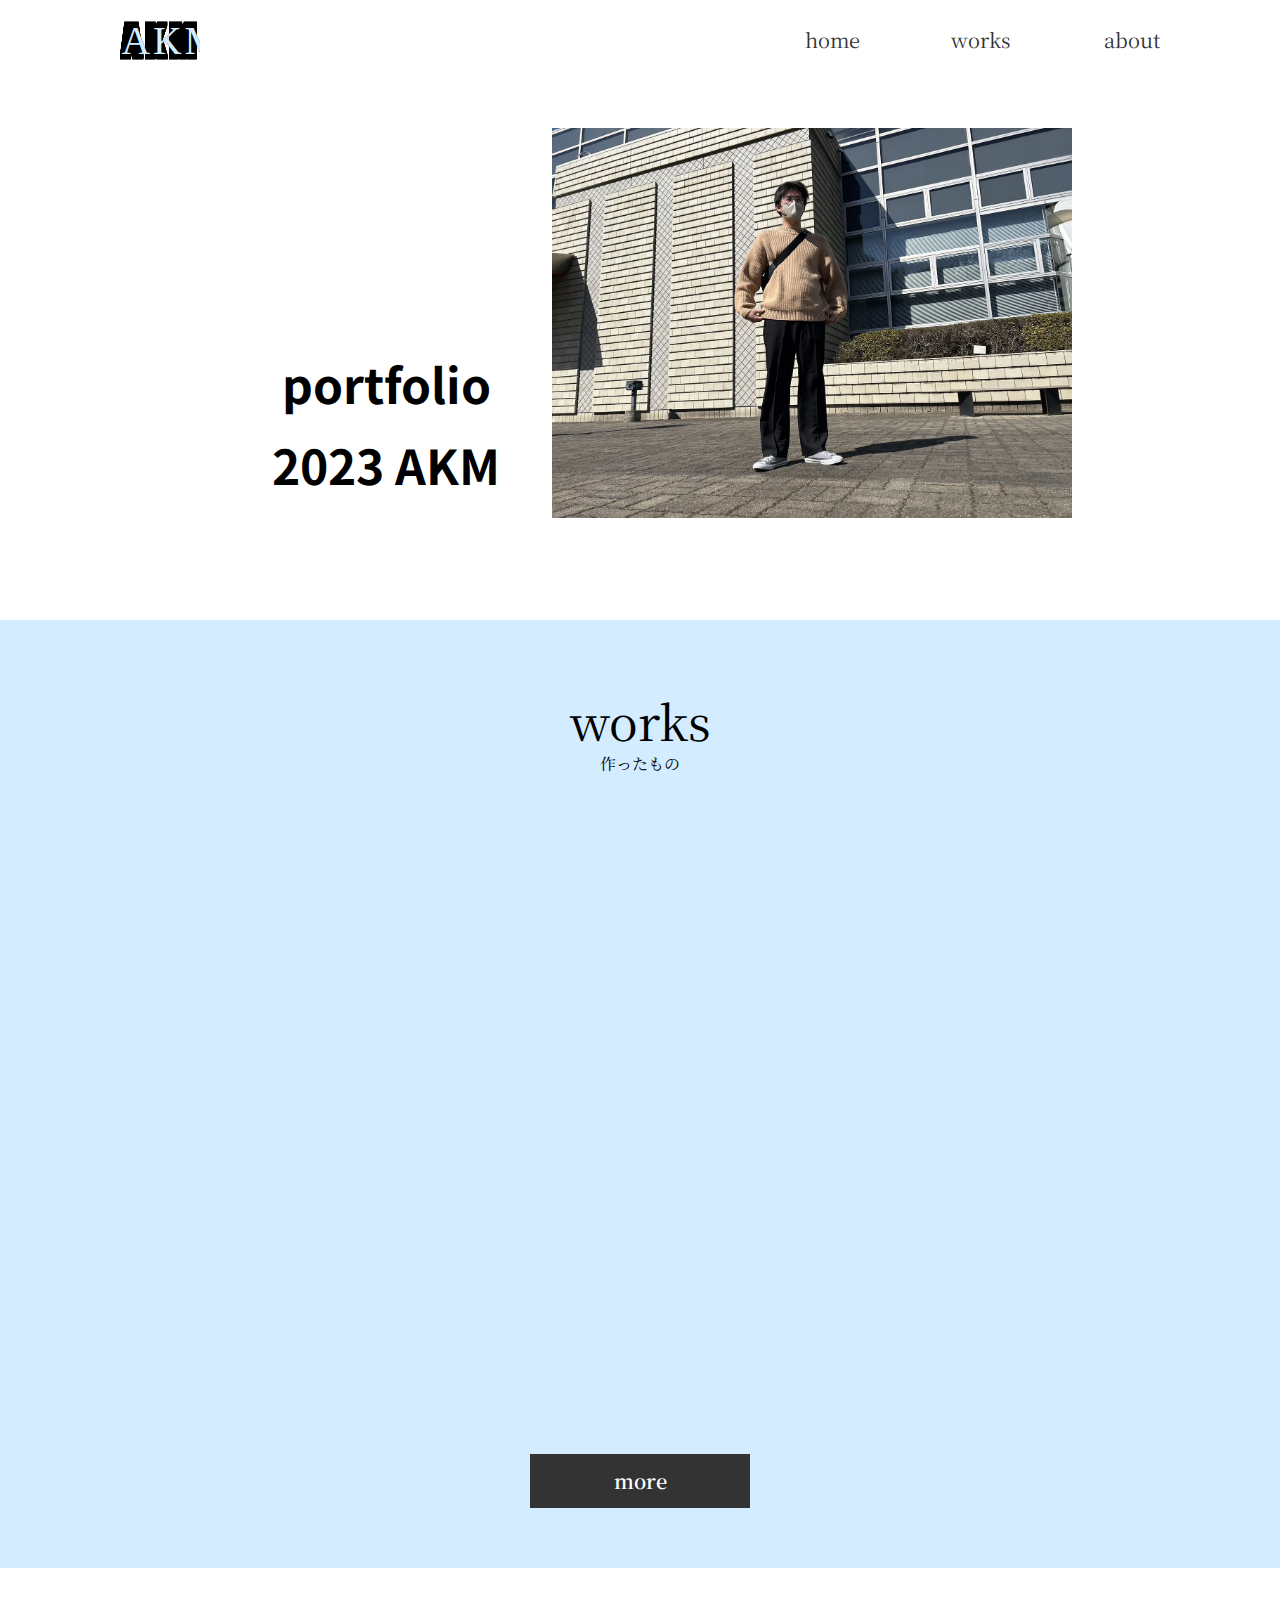
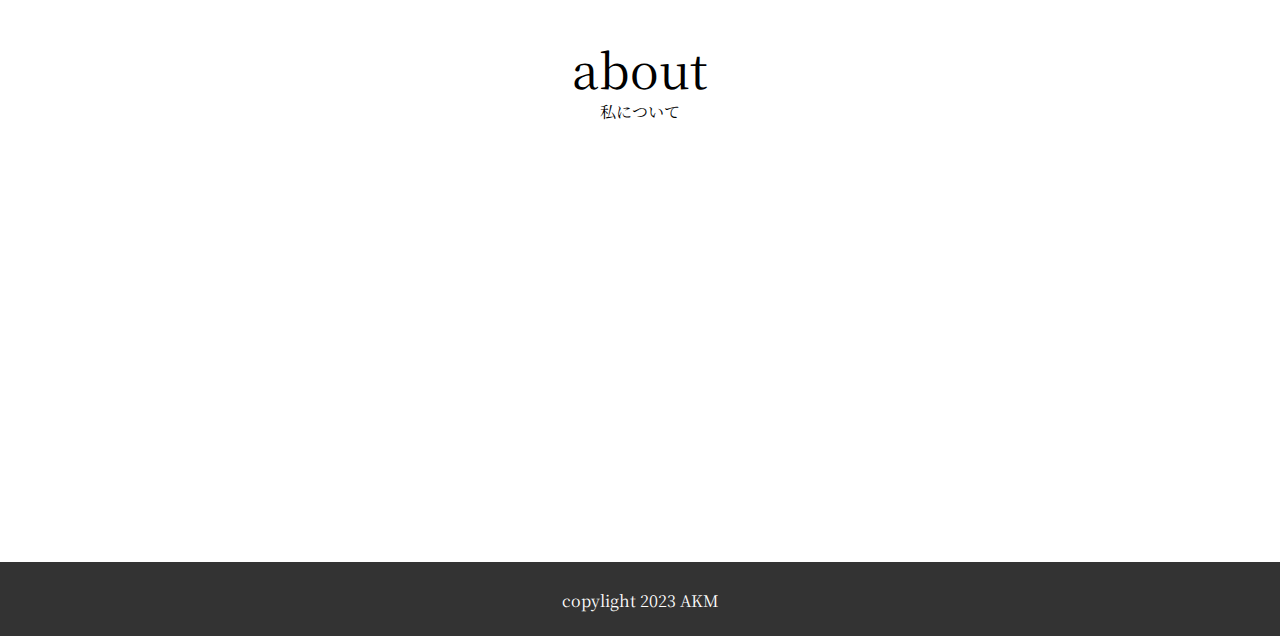
<file: index.html>
<!DOCTYPE html>
<html lang="ja">
<head>
    <meta charset="UTF-8">
    <meta http-equiv="X-UA-Compatible" content="IE=edge">
    <meta name="viewport" content="width=device-width, initial-scale=1.0">
    <meta name="description" content="自己紹介サイト">
    <!-- ファビコン -->
    <link rel="shortcut icon" href="./img/logo.svg">
    <!-- jquery -->
    <script src="https://cdnjs.cloudflare.com/ajax/libs/jquery/3.6.3/jquery.min.js" integrity="sha512-STof4xm1wgkfm7heWqFJVn58Hm3EtS31XFaagaa8VMReCXAkQnJZ+jEy8PCC/iT18dFy95WcExNHFTqLyp72eQ==" crossorigin="anonymous" referrerpolicy="no-referrer">
    </script>
    <!-- グーグルフォント -->
    <link rel="preconnect" href="https://fonts.googleapis.com">
    <link rel="preconnect" href="https://fonts.gstatic.com" crossorigin>
    <link href="https://fonts.googleapis.com/css2?family=Noto+Serif+JP:wght@500&display=swap" rel="stylesheet">
    <link rel="preconnect" href="https://fonts.googleapis.com">
    <link rel="preconnect" href="https://fonts.gstatic.com" crossorigin>
    <link href="https://fonts.googleapis.com/css2?family=Noto+Sans+JP:wght@900&display=swap" rel="stylesheet">
    <title>portfolio</title>
    <link rel="stylesheet" href="./css/reset.css">
    <link rel="stylesheet" href="./css/common.css">
    <link rel="stylesheet" href="./css/index.css">
</head>

<body>
    <header id="header">
        <div class="header_inner">
            <!-- タイトル -->
            <h1>
                <a href="./index.html" class="logo">
                    <img src="./img/logo.svg" alt="ロゴ">
                </a>
            </h1>

            <!-- タイトル -->

            <!-- ナビゲーション -->
            <nav id="nav">
                <ul class="nav_inner">
                    <li><a href="#">home</a></li>
                    <li><a href="./works-top.html">works</a></li>
                    <li><a href="./about.html">about</a></li>
                </ul>

                <!-- ハンバガーメニュー -->
                <div class="toggle">
                    <span></span>
                    <span></span>
                    <span></span>
                </div>
                <!-- ハンバガーメニュー -->
            </nav>
            <!-- 背景を黒くする -->
            <div class="nav_bg"></div>
        </div>
    </header>

    <main>
        <!-- mainvisual -->
        <div class="mainvisual wrapper">
            <div class="kye_pic">
                <img src="./img/about-vision .jpg" alt="メインビジュアル">
            </div>

            <div class="mainvisual_text">
                <p class="mainvisual_title">portfolio <br>
                    2023 AKM</p>
            </div>
        </div>

        <!-- works -->
        <section id="works">
            <div class="wrapper">
                <h2 class="section_title">works</h2>

                <div class="works_list">
                    <article class="works_item fade-in-left">
                        <a href="./works-site01.html">
                            <img src="./img/AKMcut-kye.jpg" alt="散髪屋">
                            <div class="hover-mask">
                                <p>仮想美容室サイト</p>
                            </div>
                        </a>
                    </article>

                    <article class="works_item fade-in-left">
                        <a href="./works-site02.html">
                            <img src="./img/awa-nolife-kye.jpg" alt="農業体験">
                            <div class="hover-mask">
                                <p>農業体験サイト</p>
                            </div>
                        </a>
                    </article>

                    <article class="works_item fade-in-left">
                        <a href="./works-site03.html">
                            <img src="./img/portfolio-kye.jpg" alt="ポートフォリオ">
                            <div class="hover-mask">
                                <p>ポートフォリオサイト</p>
                            </div>
                        </a>
                    </article>

                    <article class="works_item fade-in-left">
                        <a href="./works-site04.html">
                            <img src="./img/house-kye.jpg" alt="ハウス">
                            <div class="hover-mask">
                                <p>模写サイト</p>
                            </div>
                        </a>
                    </article>

                    <article class="works_item fade-in-left">
                        <a href="./works-site05.html">
                            <img src="./img/wagasi-kye.jpg" alt="和菓子">
                            <div class="hover-mask">
                                <p>模写サイト</p>
                            </div>
                        </a>
                    </article>

                    <article class="works_item fade-in-left">
                        <a href="./works-site06.html">
                            <img src="./img/BBBschool-kye.jpg" alt="英語スクール">
                            <div class="hover-mask">
                                <p>模写サイト</p>
                            </div>
                        </a>
                    </article>
                </div>

                <!-- moreボタン -->
                <div class="more_btn">
                    <a href="./works-top.html">more</a>
                </div>
            </div>
        </section>

        <!-- about -->
        <section id="about">
            <div class="wrapper">
                <h2 class="section_title">about</h2>

                <div class="about_box">
                    <div class="about_pic fade-in-left">
                        <img src="./img/profile02.jpg" alt="自画像">
                    </div>

                    <div class="about_text fade-in-right">
                        <p class="about_title">秋山達哉</p>
                        <p class="about_comment">製造業に4年間従事した後、webプログラマー養成科の職業訓練に通う。卒業制作のwebサイト制作の際は、フロントエンド班でデザイン・コーディング・デバックを担当。</p>
                        <!-- moreボタン -->
                        <div class="more_btn">
                            <a href="./about.html">more</a>
                        </div>
                    </div>
                </div>
            </div>
        </section>
    </main>

    <footer>
        <small class="copylight">copylight 2023 AKM</small>
    </footer>
    <script src="./js/index.js"></script>
</body>
</html>
</file>
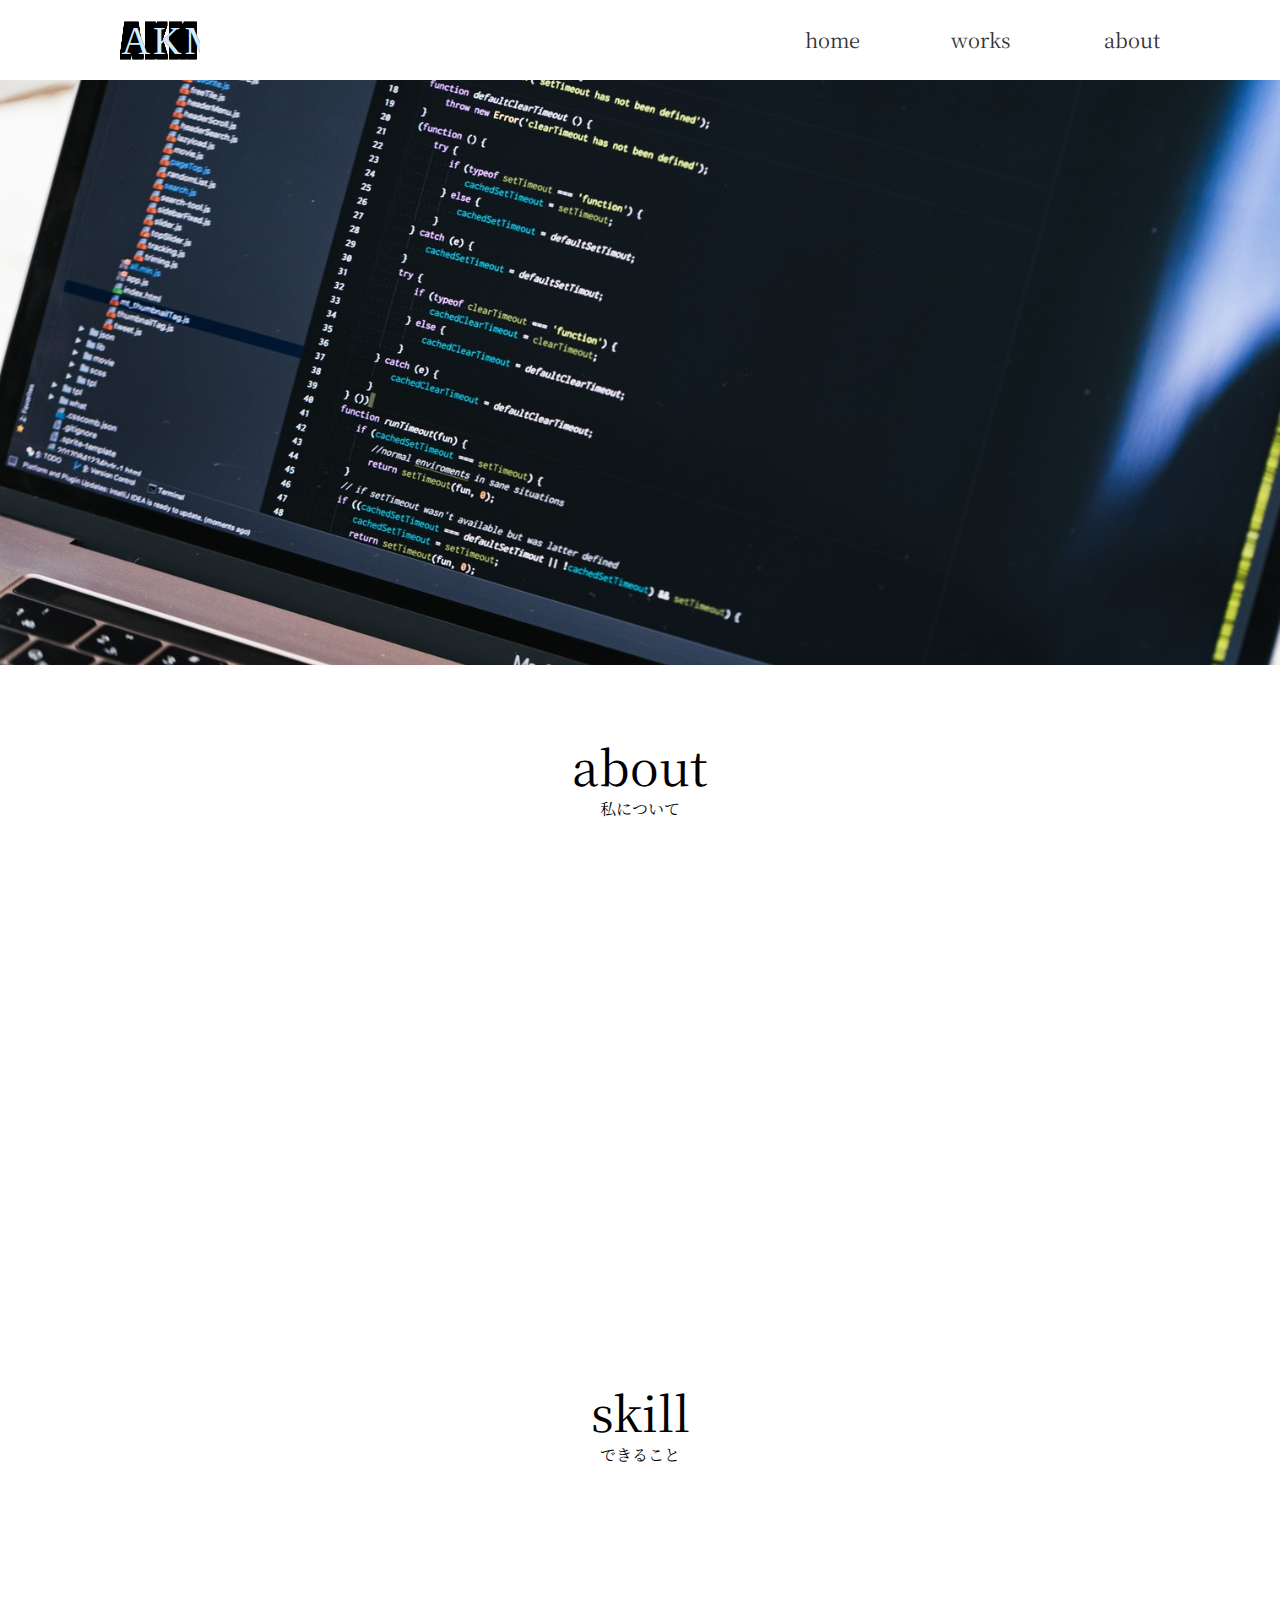
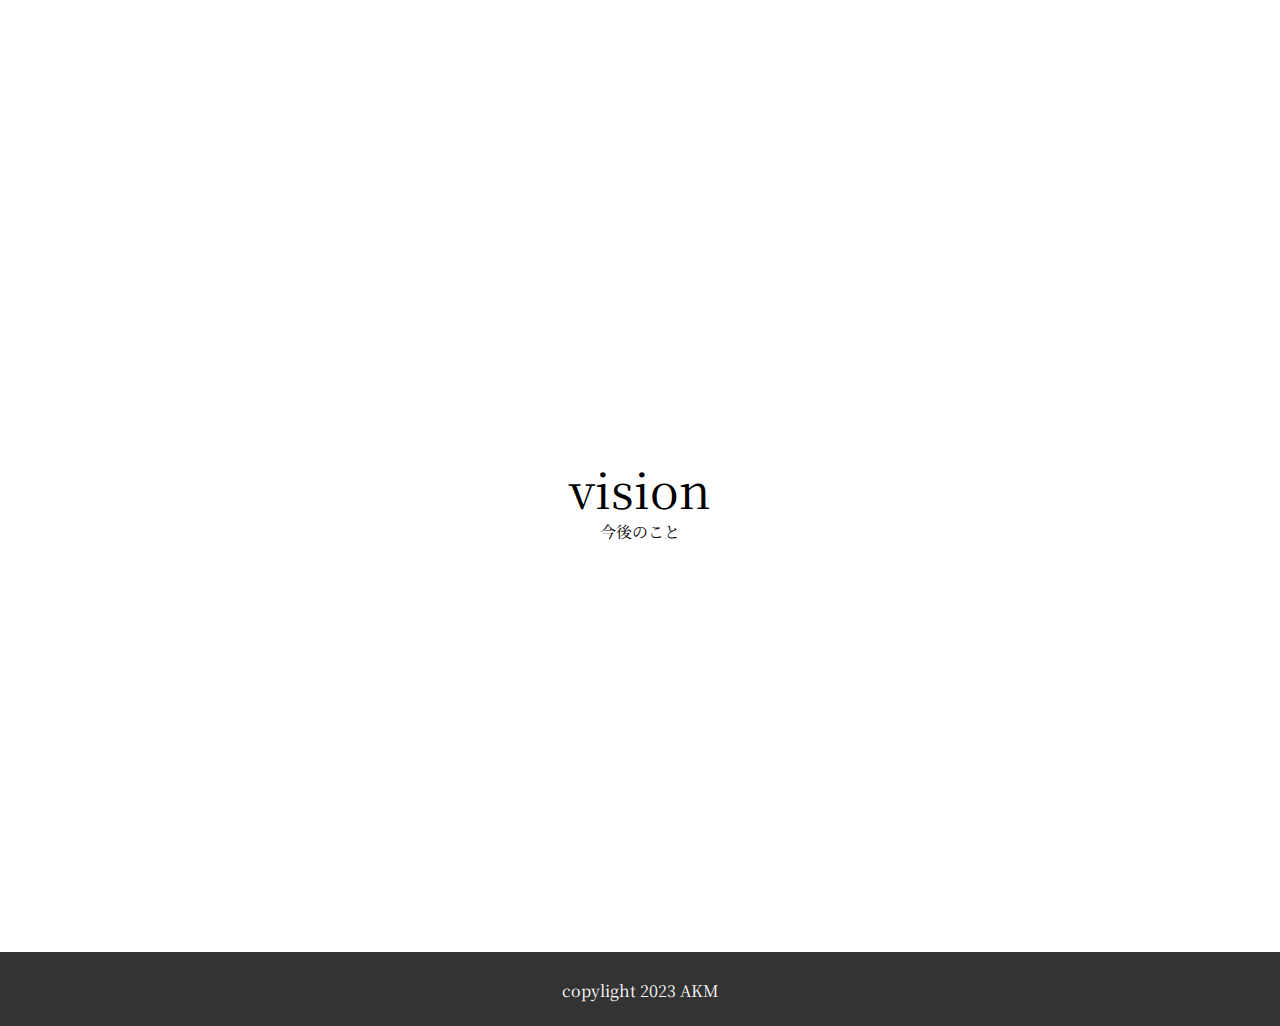
<file: about.html>
<!DOCTYPE html>
<html lang="ja">
<head>
    <meta charset="UTF-8">
    <meta http-equiv="X-UA-Compatible" content="IE=edge">
    <meta name="viewport" content="width=device-width, initial-scale=1.0">
    <meta name="description" content="私について">
    <!-- ファビコン -->
    <link rel="shortcut icon" href="./img/logo.svg">
    <!-- jquery -->
    <script src="https://cdnjs.cloudflare.com/ajax/libs/jquery/3.6.3/jquery.min.js" integrity="sha512-STof4xm1wgkfm7heWqFJVn58Hm3EtS31XFaagaa8VMReCXAkQnJZ+jEy8PCC/iT18dFy95WcExNHFTqLyp72eQ==" crossorigin="anonymous" referrerpolicy="no-referrer">
    </script>
    <!-- グーグルフォント -->
    <link rel="preconnect" href="https://fonts.googleapis.com">
    <link rel="preconnect" href="https://fonts.gstatic.com" crossorigin>
    <link href="https://fonts.googleapis.com/css2?family=Noto+Serif+JP:wght@500&display=swap" rel="stylesheet">
    <link rel="preconnect" href="https://fonts.googleapis.com">
    <link rel="preconnect" href="https://fonts.gstatic.com" crossorigin>
    <link href="https://fonts.googleapis.com/css2?family=Noto+Sans+JP:wght@900&display=swap" rel="stylesheet">
    <title>portfolio</title>
    <link rel="stylesheet" href="./css/reset.css">
    <link rel="stylesheet" href="./css/common.css">
    <link rel="stylesheet" href="./css/about.css">
</head>

<body>
    <header id="header">
        <div class="header_inner">
            <!-- タイトル -->
            <h1>
                <a href="./index.html" class="logo">
                    <img src="./img/logo.svg" alt="ロゴ">
                </a>
            </h1>
            <!-- タイトル -->

            <!-- ナビゲーション -->
            <nav id="nav">
                <ul class="nav_inner">
                    <li><a href="./index.html">home</a></li>
                    <li><a href="./works-top.html">works</a></li>
                    <li><a href="./about.html">about</a></li>
                </ul>

                <!-- ハンバガーメニュー -->
                <div class="toggle">
                    <span></span>
                    <span></span>
                    <span></span>
                </div>
                <!-- ハンバガーメニュー -->
            </nav>
            <!-- 背景を黒くする -->
            <div class="nav_bg"></div>
        </div>
    </header>

    <main>
        <!-- 背景固定 -->
        <div class="about_mainvisual"></div>
        <!-- スクロール -->
        <div class="scroll_box">
            <!-- about -->
            <section id="sub_about" class="section_box">
                <div class="wrapper">
                    <h2 class="section_title">about</h2>

                    <div class="sub_about_text-box fade-in-right">
                        <p>1999年1月11日生まれ。徳島育ち。<br><br>
                    モノづくりが好きで製造業に入社し、切削工具を固定するコレットチャックや組立機・検査機など組み立てるときに使う部品を作っていました。部品を作り納品すれば完了だったので働いているうちにお客さんに寄り添いながら働き、たくさんの人に自分が携わった物が役に立って喜んでもらえる仕事がしたいと思いました。<br><br>
                    </p>
                    </div>
                </div>
            </section>
        </div>

        <!-- 背景固定 -->
        <div class="skill_mainvisual"></div>
        <div class="scroll_box">
            <!-- skill -->
            <section id="skill" class="section_box">
                <div class="wrapper">
                    <h2 class="section_title">skill</h2>

                    <div class="skill_box fade-in-down">
                        <!-- skill_item -->
                        <div class="skill_item">
                            <p class="skill_item_title">design</p>
                            <p class="skill_item_comment">illustrator・photoshopy</p>
                        </div>
                        <!-- skill_item -->
                        <div class="skill_item">
                            <p class="skill_item_title">coding</p>
                            <p class="skill_item_comment">html・css・jqury</p>
                        </div>
                        <!-- skill_item -->
                        <div class="skill_item">
                            <p class="skill_item_title">other</p>
                            <p class="skill_item_comment">php・wordpress</p>
                        </div>
                        <p class="skill_item_comment">php・wordpressは勉強中</p>
                    </div>
                </div>
            </section>
        </div>

        <!-- 背景固定 -->
        <div class="vision_mainvisual"></div>
        <div class="scroll_box">
            <!-- vision -->
            <section id="vision" class="section_box">
                <div class="wrapper">
                    <h2 class="section_title">vision</h2>

                    <div class="vision_box">
                        <!-- vision_item -->
                        <picture class="vision_pic fade-in-left">
                            <img src="./img/about-sub.JPG" alt="ビジョン画像">
                        </picture>

                        <div class="vision_text fade-in-right">
                            <p class="vision_comment">
                                お客さんとのコミュニケーションの中から将来のイメージをカタチにするようなWEBデザイナーになりたいと考えました。
                                またサイトデザインやコーディングのフロントエンド側だけでなくバックエンド側も詳しくなりフルスタックに働ける人材なれるよう日々勉強しています。
                                製造業で培った<span>協調性</span>と<span>集中力</span>を活かし、常に挑戦し続けます。
                            </p>
                        </div>
                    </div>
                </div>
            </section>
        </div>
    </main>

    <footer>
        <small class="copylight">copylight 2023 AKM</small>
    </footer>
    <script src="./js/index.js"></script>
</body>
</html>
</file>
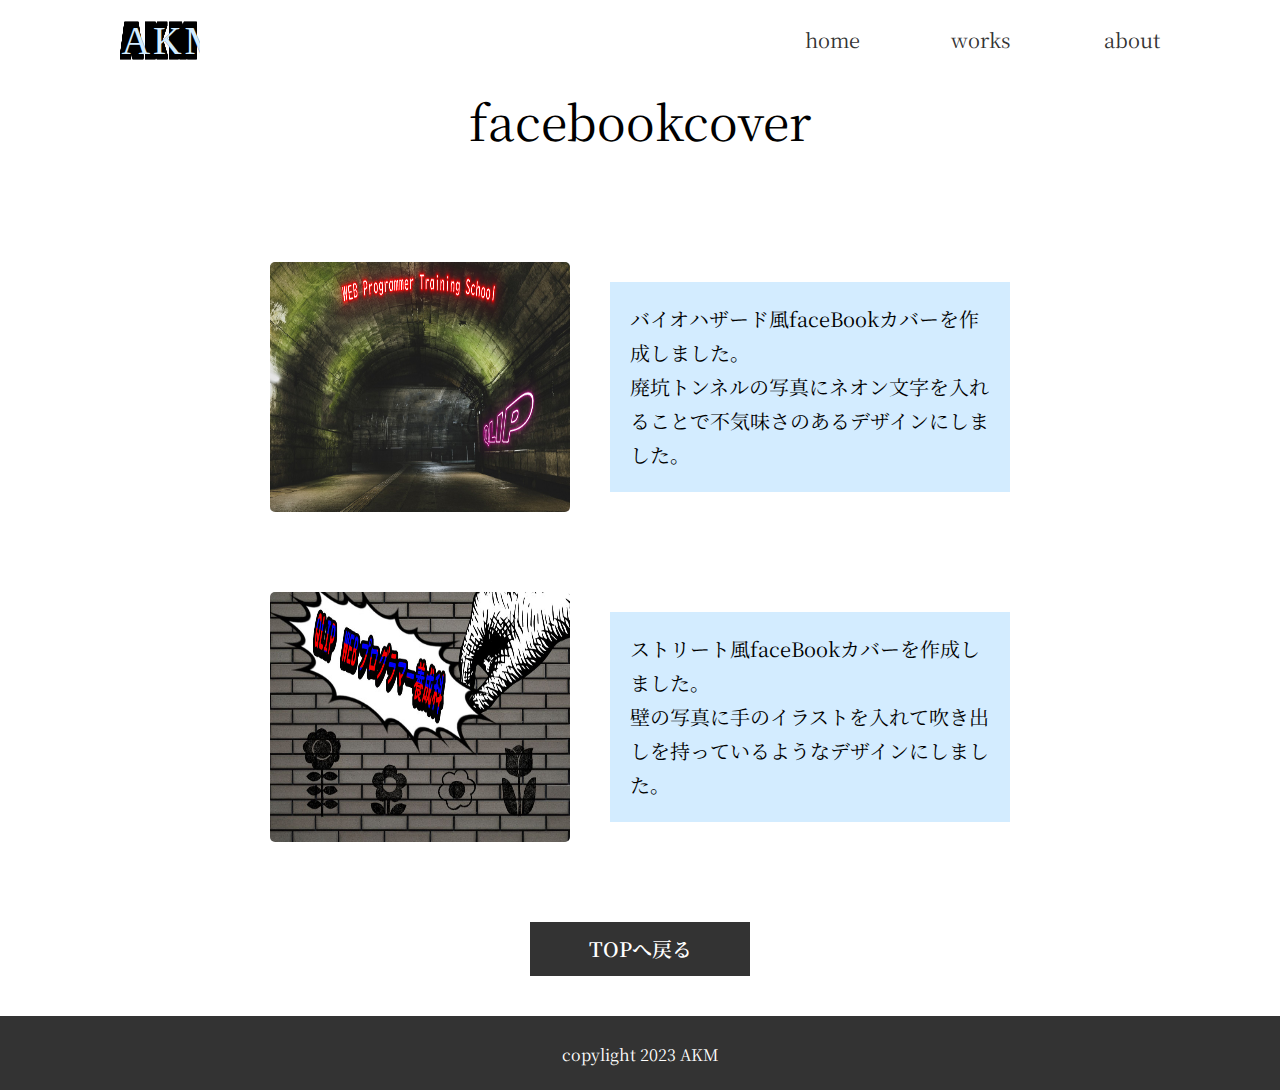
<file: works-design01.html>
<!DOCTYPE html>
<html lang="ja">
<head>
    <meta charset="UTF-8">
    <meta http-equiv="X-UA-Compatible" content="IE=edge">
    <meta name="viewport" content="width=device-width, initial-scale=1.0">
    <meta name="description" content="自己紹介サイト">
    <!-- ファビコン -->
    <link rel="shortcut icon" href="./img/logo.svg">
    <!-- jquery -->
    <script src="https://cdnjs.cloudflare.com/ajax/libs/jquery/3.6.3/jquery.min.js" integrity="sha512-STof4xm1wgkfm7heWqFJVn58Hm3EtS31XFaagaa8VMReCXAkQnJZ+jEy8PCC/iT18dFy95WcExNHFTqLyp72eQ==" crossorigin="anonymous" referrerpolicy="no-referrer">
    </script>
    <!-- グーグルフォント -->
    <link rel="preconnect" href="https://fonts.googleapis.com">
    <link rel="preconnect" href="https://fonts.gstatic.com" crossorigin>
    <link href="https://fonts.googleapis.com/css2?family=Noto+Serif+JP:wght@500&display=swap" rel="stylesheet">
    <link rel="preconnect" href="https://fonts.googleapis.com">
    <link rel="preconnect" href="https://fonts.gstatic.com" crossorigin>
    <link href="https://fonts.googleapis.com/css2?family=Noto+Sans+JP:wght@900&display=swap" rel="stylesheet">
    <title>portfolio</title>
    <link rel="stylesheet" href="./css/reset.css">
    <link rel="stylesheet" href="./css/common.css">
    <link rel="stylesheet" href="./css/works-design.css">
</head>

<body>
    <header id="header">
        <div class="header_inner">
            <!-- タイトル -->
            <h1>
                <a href="./index.html" class="logo">
                    <img src="./img/logo.svg" alt="ロゴ">
                </a>
            </h1>
            <!-- タイトル -->

            <!-- ナビゲーション -->
            <nav id="nav">
                <ul class="nav_inner">
                    <li><a href="./index.html">home</a></li>
                    <li><a href="./works-top.html">works</a></li>
                    <li><a href="./about.html">about</a></li>
                </ul>

                <!-- ハンバガーメニュー -->
                <div class="toggle">
                    <span></span>
                    <span></span>
                    <span></span>
                </div>
                <!-- ハンバガーメニュー -->
            </nav>
            <!-- 背景を黒くする -->
            <div class="nav_bg"></div>
        </div>
    </header>

    <main>
        <!-- works_design -->
        <section id="works_design">
            <div class="wrapper">
                <h2 class="section_title">facebookcover</h2>

                <!-- <div class="works_kye">
                    <img src="./img/facebookcover-icon.png" alt="ファーストビュー">
                </div> -->

                <div class="works_design_wrap">
                    <div class="design_box">
                        <div class="design_box_pic">
                            <img src="./img/tonneru-design.jpg" alt="トンネル">
                        </div>

                        <div class="design_box_text">
                            <p class="design_comment">バイオハザード風faceBookカバーを作成しました。<br>
                                廃坑トンネルの写真にネオン文字を入れることで不気味さのあるデザインにしました。</p>
                        </div>
                    </div>

                    <div class="design_box">
                        <div class="design_box_pic">
                            <img src="./img/kabe-design.jpg" alt="壁">
                        </div>

                        <div class="design_box_text">
                            <p class="design_comment">ストリート風faceBookカバーを作成しました。<br>
                                壁の写真に手のイラストを入れて吹き出しを持っているようなデザインにしました。
                            </p>
                        </div>
                    </div>

                    <!-- topボタン -->
                    <div class="more_btn top_btn">
                        <a href="./works-top.html">TOPへ戻る</a>
                    </div>
                </div>
            </div>
        </section>
    </main>

    <footer>
        <small class="copylight">copylight 2023 AKM</small>
    </footer>
    <script src="./js/index.js"></script>
</body>
</html>
</file>
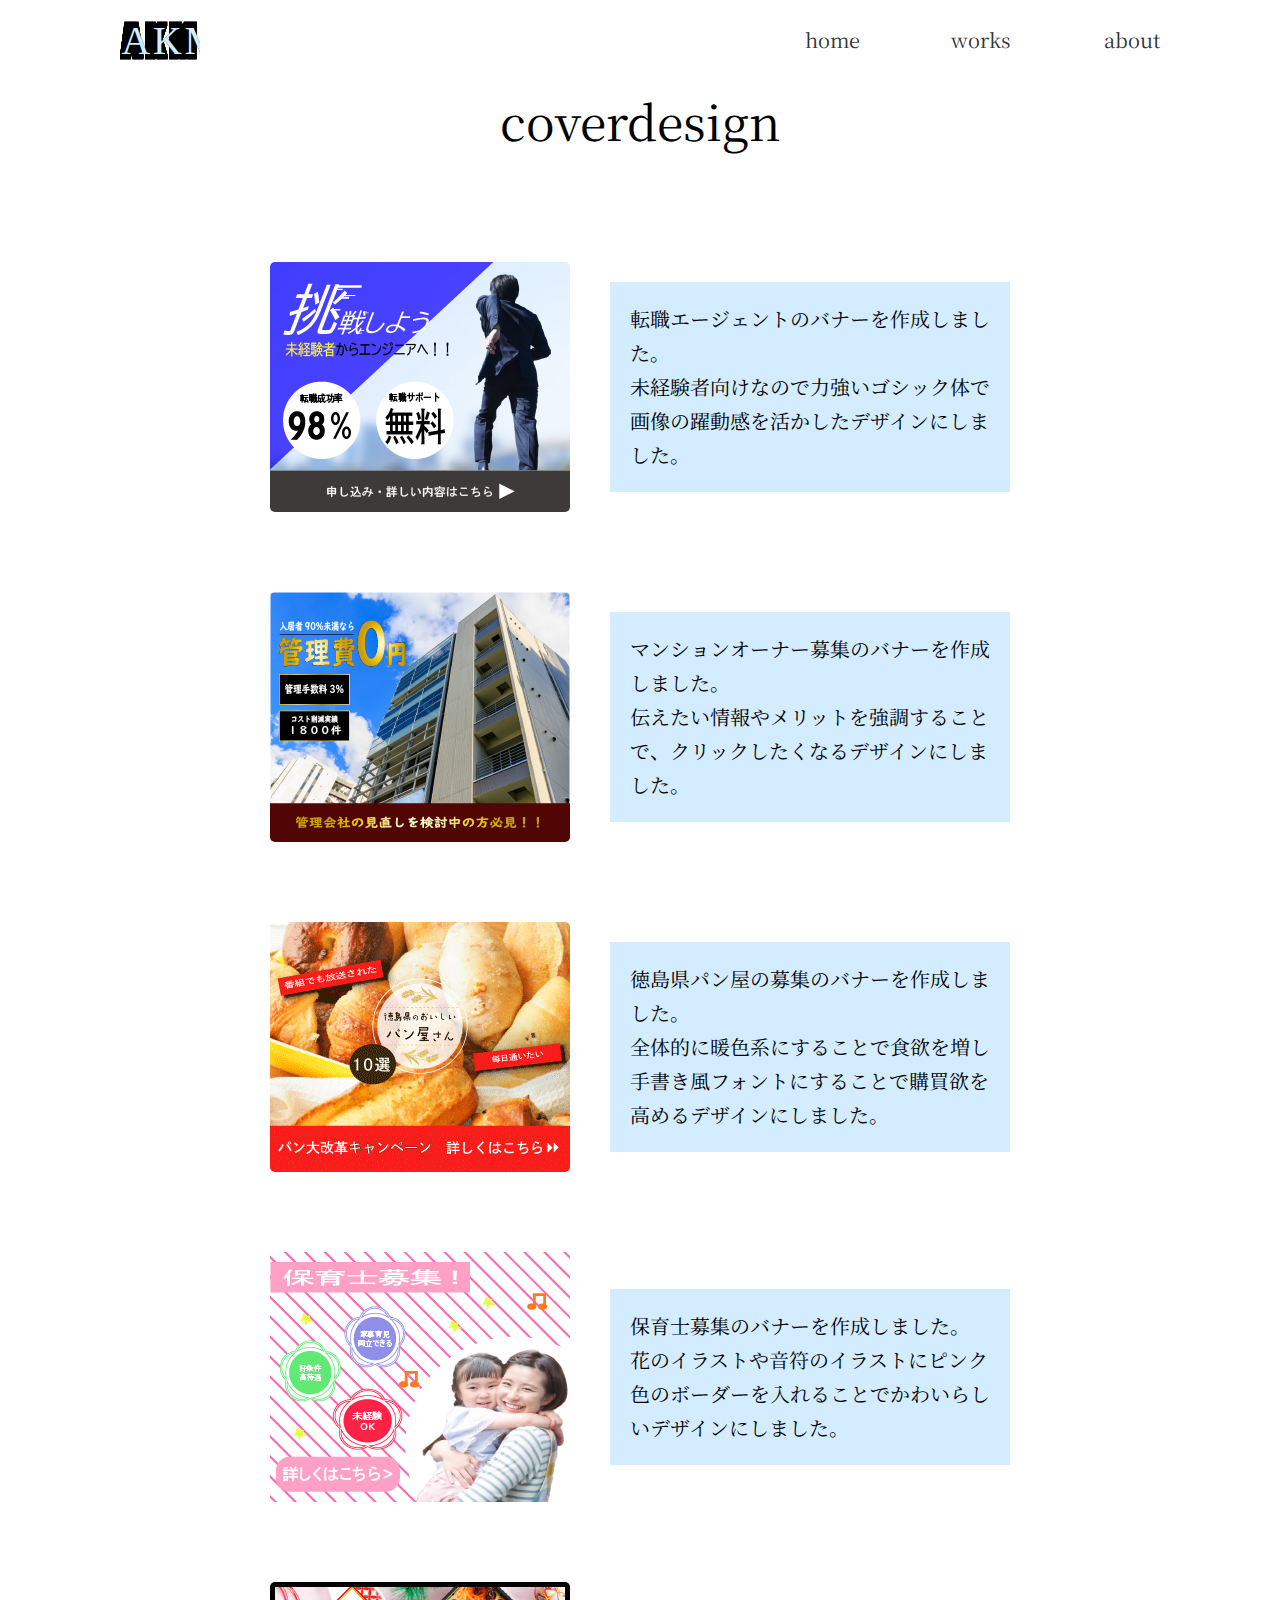
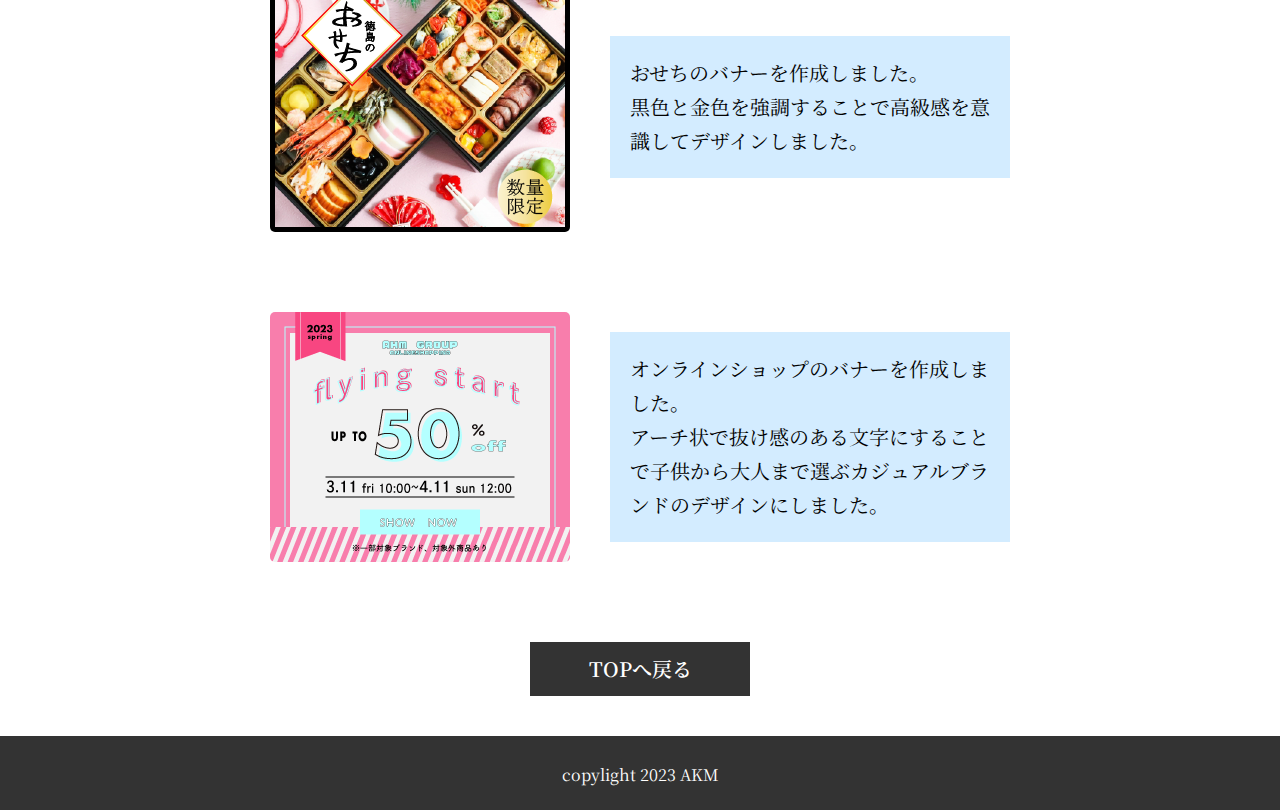
<file: works-design02.html>
<!DOCTYPE html>
<html lang="ja">
<head>
    <meta charset="UTF-8">
    <meta http-equiv="X-UA-Compatible" content="IE=edge">
    <meta name="viewport" content="width=device-width, initial-scale=1.0">
    <meta name="description" content="自己紹介サイト">
    <!-- ファビコン -->
    <link rel="shortcut icon" href="./img/logo.svg">
    <!-- jquery -->
    <script src="https://cdnjs.cloudflare.com/ajax/libs/jquery/3.6.3/jquery.min.js" integrity="sha512-STof4xm1wgkfm7heWqFJVn58Hm3EtS31XFaagaa8VMReCXAkQnJZ+jEy8PCC/iT18dFy95WcExNHFTqLyp72eQ==" crossorigin="anonymous" referrerpolicy="no-referrer">
    </script>
    <!-- グーグルフォント -->
    <link rel="preconnect" href="https://fonts.googleapis.com">
    <link rel="preconnect" href="https://fonts.gstatic.com" crossorigin>
    <link href="https://fonts.googleapis.com/css2?family=Noto+Serif+JP:wght@500&display=swap" rel="stylesheet">
    <link rel="preconnect" href="https://fonts.googleapis.com">
    <link rel="preconnect" href="https://fonts.gstatic.com" crossorigin>
    <link href="https://fonts.googleapis.com/css2?family=Noto+Sans+JP:wght@900&display=swap" rel="stylesheet">
    <title>portfolio</title>
    <link rel="stylesheet" href="./css/reset.css">
    <link rel="stylesheet" href="./css/common.css">
    <link rel="stylesheet" href="./css/works-design.css">
</head>

<body>
    <header id="header">
        <div class="header_inner">
            <!-- タイトル -->
            <h1>
                <a href="./index.html" class="logo">
                    <img src="./img/logo.svg" alt="ロゴ">
                </a>
            </h1>
            <!-- タイトル -->

            <!-- ナビゲーション -->
            <nav id="nav">
                <ul class="nav_inner">
                    <li><a href="./index.html">home</a></li>
                    <li><a href="./works-top.html">works</a></li>
                    <li><a href="./about.html">about</a></li>
                </ul>

                <!-- ハンバガーメニュー -->
                <div class="toggle">
                    <span></span>
                    <span></span>
                    <span></span>
                </div>
                <!-- ハンバガーメニュー -->
            </nav>
            <!-- 背景を黒くする -->
            <div class="nav_bg"></div>
        </div>
    </header>

    <main>
        <!-- works_design -->
        <section id="works_design">
            <div class="wrapper">
                <h2 class="section_title">coverdesign</h2>

                <!-- <div class="works_kye">
                    <img src="./img/facebookcover-icon.png" alt="ファーストビュー">
                </div> -->

                <div class="works_design_wrap">
                    <div class="design_box">
                        <div class="design_box_pic">
                            <img src="./img/tensyoku.png" alt="転職バナー">
                        </div>

                        <div class="design_box_text">
                            <p class="design_comment">転職エージェントのバナーを作成しました。<br>
                            未経験者向けなので力強いゴシック体で画像の躍動感を活かしたデザインにしました。</p>
                        </div>
                    </div>

                    <div class="design_box">
                        <div class="design_box_pic">
                            <img src="./img/mansyon.png" alt="マンションバナー">
                        </div>

                        <div class="design_box_text">
                            <p class="design_comment">マンションオーナー募集のバナーを作成しました。<br>
                            伝えたい情報やメリットを強調することで、クリックしたくなるデザインにしました。
                        </p>
                        </div>
                    </div>

                    <div class="design_box">
                        <div class="design_box_pic">
                            <img src="./img/panya.png" alt="パン屋バナー">
                        </div>

                        <div class="design_box_text">
                            <p class="design_comment">徳島県パン屋の募集のバナーを作成しました。<br>
                            全体的に暖色系にすることで食欲を増し手書き風フォントにすることで購買欲を高めるデザインにしました。
                        </p>
                        </div>
                    </div>

                    <div class="design_box">
                        <div class="design_box_pic">
                            <img src="./img/hoikusi.png" alt="保育士バナー">
                        </div>

                        <div class="design_box_text">
                            <p class="design_comment">保育士募集のバナーを作成しました。<br>
                            花のイラストや音符のイラストにピンク色のボーダーを入れることでかわいらしいデザインにしました。
                        </p>
                        </div>
                    </div>

                    <div class="design_box">
                        <div class="design_box_pic">
                            <img src="./img/oseti.png" alt="おせちバナー">
                        </div>

                        <div class="design_box_text">
                            <p class="design_comment">おせちのバナーを作成しました。<br>
                            黒色と金色を強調することで高級感を意識してデザインしました。
                        </p>
                        </div>
                    </div>

                    <div class="design_box">
                        <div class="design_box_pic">
                            <img src="./img/on-lineshop.png" alt="オンラインショップバナー">
                        </div>

                        <div class="design_box_text">
                            <p class="design_comment">オンラインショップのバナーを作成しました。<br>
                            アーチ状で抜け感のある文字にすることで子供から大人まで選ぶカジュアルブランドのデザインにしました。
                            </p>
                        </div>
                    </div>

                    <!-- topボタン -->
                    <div class="more_btn top_btn">
                        <a href="./works-top.html">TOPへ戻る</a>
                    </div>
                </div>
            </div>
        </section>
    </main>

    <footer>
        <small class="copylight">copylight 2023 AKM</small>
    </footer>
    <script src="./js/index.js"></script>
</body>
</html>
</file>
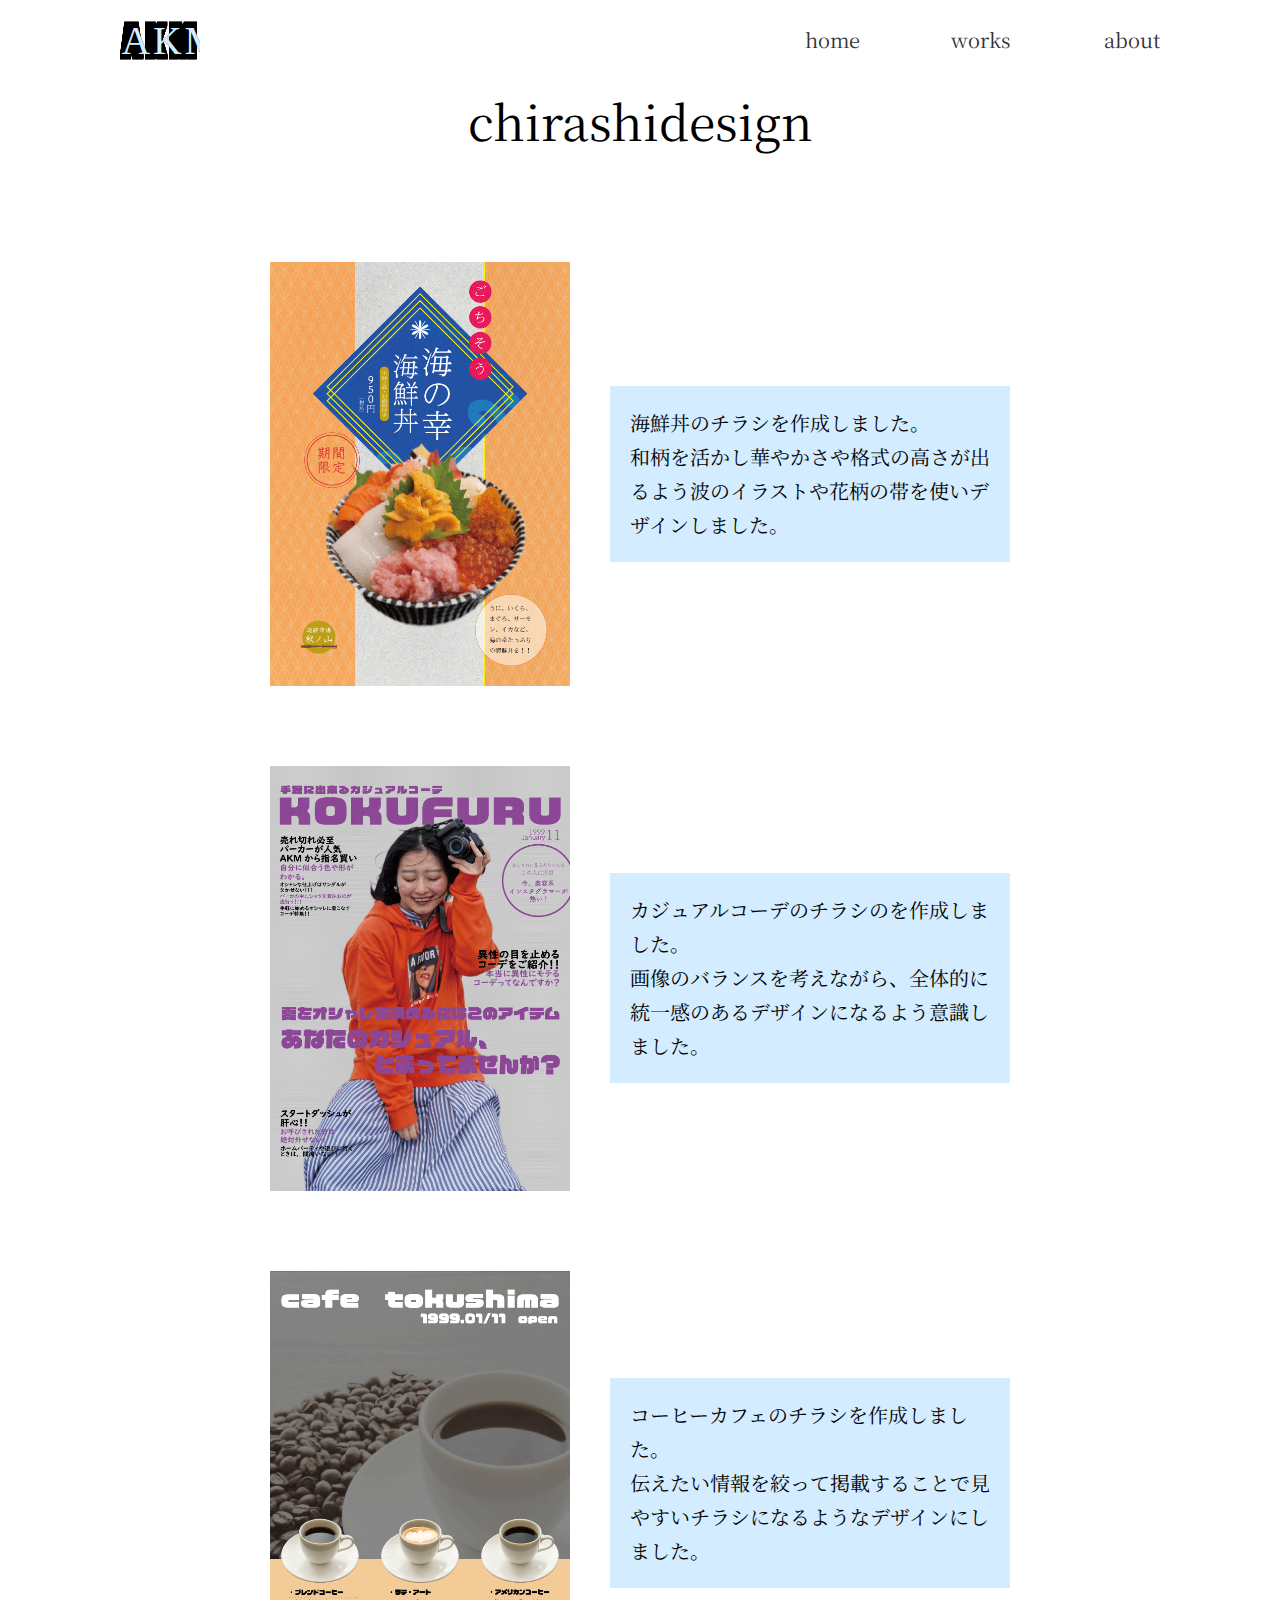
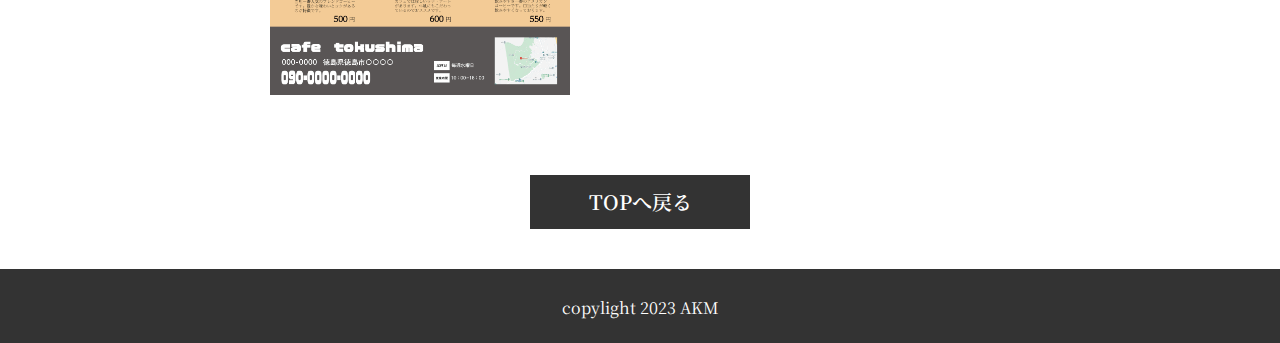
<file: works-design03.html>
<!DOCTYPE html>
<html lang="ja">
<head>
    <meta charset="UTF-8">
    <meta http-equiv="X-UA-Compatible" content="IE=edge">
    <meta name="viewport" content="width=device-width, initial-scale=1.0">
    <meta name="description" content="自己紹介サイト">
    <!-- ファビコン -->
    <link rel="shortcut icon" href="./img/logo.svg">
    <!-- jquery -->
    <script src="https://cdnjs.cloudflare.com/ajax/libs/jquery/3.6.3/jquery.min.js" integrity="sha512-STof4xm1wgkfm7heWqFJVn58Hm3EtS31XFaagaa8VMReCXAkQnJZ+jEy8PCC/iT18dFy95WcExNHFTqLyp72eQ==" crossorigin="anonymous" referrerpolicy="no-referrer">
    </script>
    <!-- グーグルフォント -->
    <link rel="preconnect" href="https://fonts.googleapis.com">
    <link rel="preconnect" href="https://fonts.gstatic.com" crossorigin>
    <link href="https://fonts.googleapis.com/css2?family=Noto+Serif+JP:wght@500&display=swap" rel="stylesheet">
    <link rel="preconnect" href="https://fonts.googleapis.com">
    <link rel="preconnect" href="https://fonts.gstatic.com" crossorigin>
    <link href="https://fonts.googleapis.com/css2?family=Noto+Sans+JP:wght@900&display=swap" rel="stylesheet">
    <title>portfolio</title>
    <link rel="stylesheet" href="./css/reset.css">
    <link rel="stylesheet" href="./css/common.css">
    <link rel="stylesheet" href="./css/works-design.css">
</head>

<body>
    <header id="header">
        <div class="header_inner">
            <!-- タイトル -->
            <h1>
                <a href="./index.html" class="logo">
                    <img src="./img/logo.svg" alt="ロゴ">
                </a>
            </h1>
            <!-- タイトル -->

            <!-- ナビゲーション -->
            <nav id="nav">
                <ul class="nav_inner">
                    <li><a href="./index.html">home</a></li>
                    <li><a href="./works-top.html">works</a></li>
                    <li><a href="./about.html">about</a></li>
                </ul>

                <!-- ハンバガーメニュー -->
                <div class="toggle">
                    <span></span>
                    <span></span>
                    <span></span>
                </div>
                <!-- ハンバガーメニュー -->
            </nav>
            <!-- 背景を黒くする -->
            <div class="nav_bg"></div>
        </div>
    </header>

    <main>
        <!-- works_design -->
        <section id="works_design">
            <div class="wrapper">
                <h2 class="section_title">chirashidesign</h2>

                <!-- <div class="works_kye">
                    <img src="./img/facebookcover-icon.png" alt="ファーストビュー">
                </div> -->

                <div class="works_design_wrap">
                    <div class="design_box">
                        <div class="design_box_pic chirashi_pic">
                            <img src="./img/kaisendon-tirashi.png" alt="海鮮丼チラシ">
                        </div>

                        <div class="design_box_text">
                            <p class="design_comment">海鮮丼のチラシを作成しました。<br>
                            和柄を活かし華やかさや格式の高さが出るよう波のイラストや花柄の帯を使いデザインしました。</p>
                        </div>
                    </div>

                    <div class="design_box">
                        <div class="design_box_pic chirashi_pic">
                            <img src="./img/kazyuaru-tirashi.png" alt="カジュアルチラシ">
                        </div>

                        <div class="design_box_text">
                            <p class="design_comment">カジュアルコーデのチラシのを作成しました。<br>
                            画像のバランスを考えながら、全体的に統一感のあるデザインになるよう意識しました。
                        </p>
                        </div>
                    </div>

                    <div class="design_box">
                        <div class="design_box_pic chirashi_pic">
                            <img src="./img/kafe-tirashi.png" alt="コーヒーのチラシ">
                        </div>

                        <div class="design_box_text">
                            <p class="design_comment">コーヒーカフェのチラシを作成しました。<br>
                            伝えたい情報を絞って掲載することで見やすいチラシになるようなデザインにしました。
                        </p>
                        </div>
                    </div>

                    <!-- topボタン -->
                    <div class="more_btn top_btn">
                        <a href="./works-top.html">TOPへ戻る</a>
                    </div>
                </div>
            </div>
        </section>
    </main>

    <footer>
        <small class="copylight">copylight 2023 AKM</small>
    </footer>
    <script src="./js/index.js"></script>
</body>
</html>
</file>
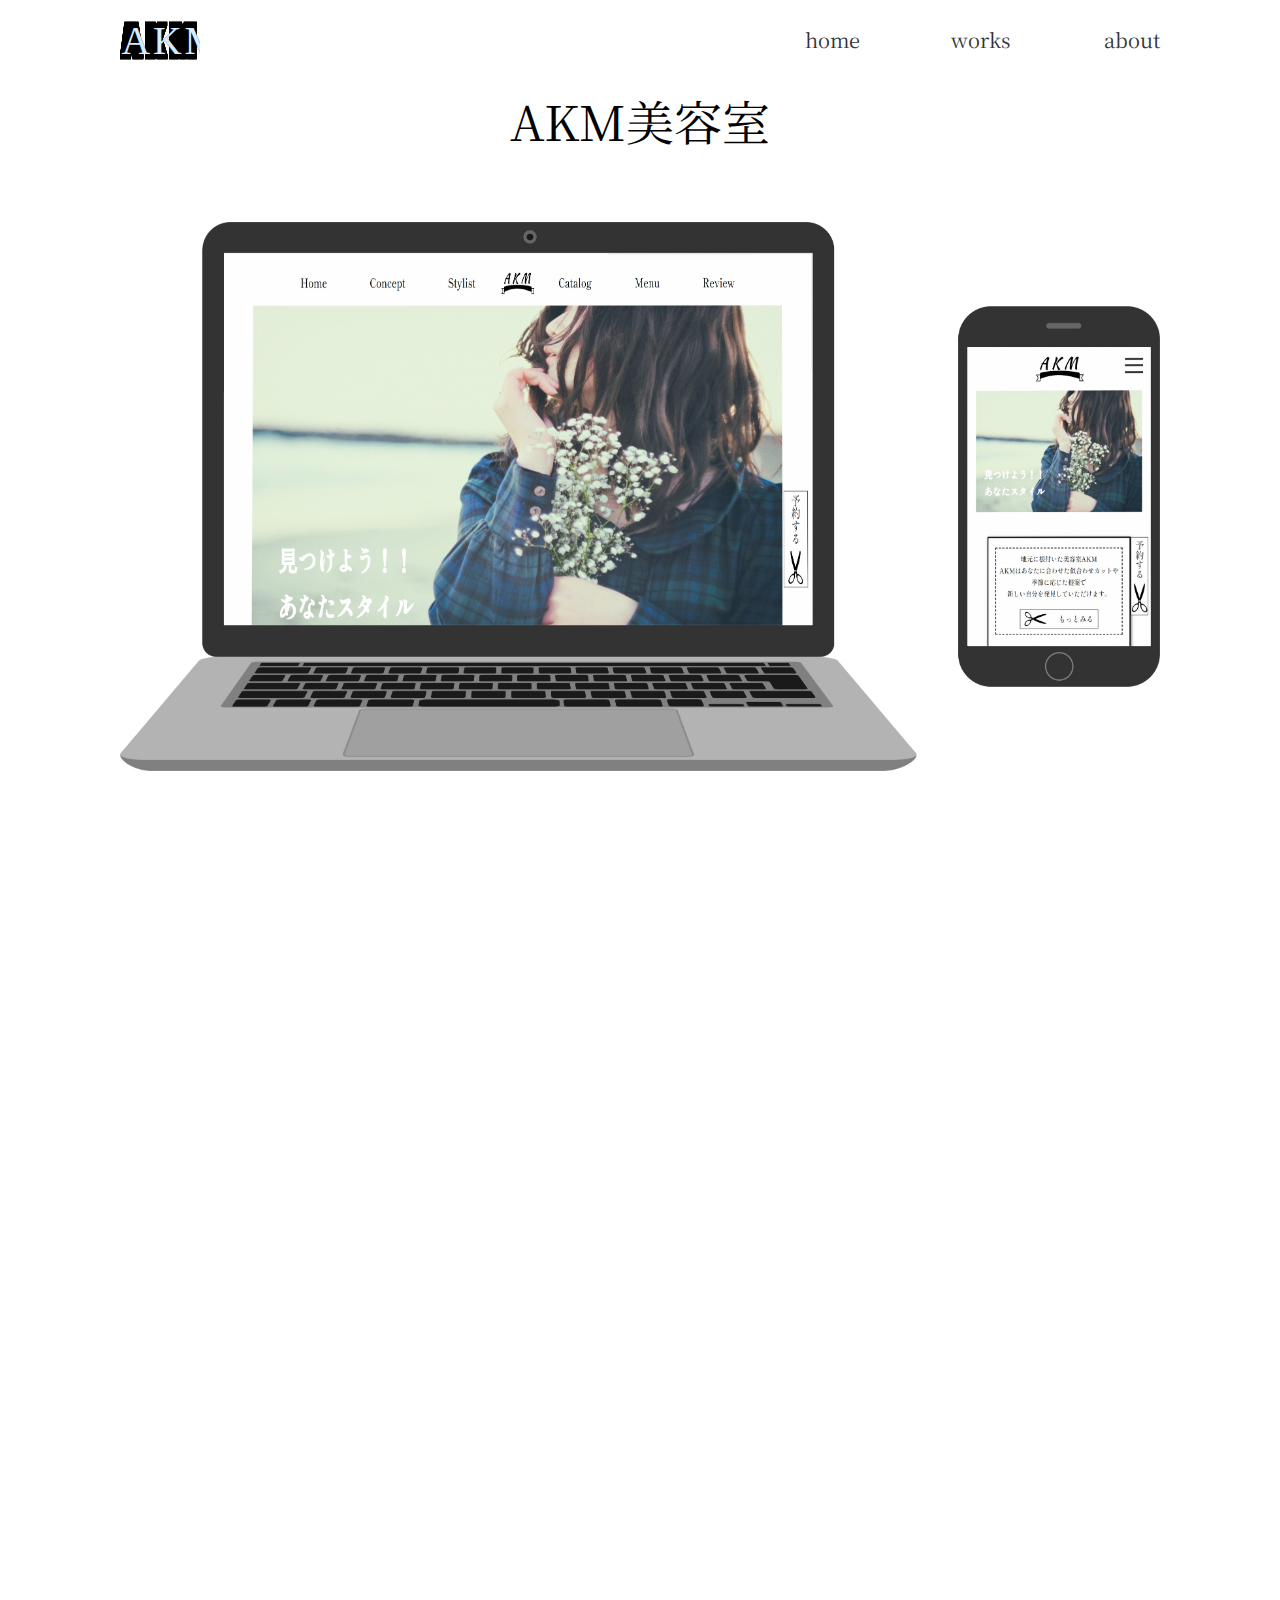
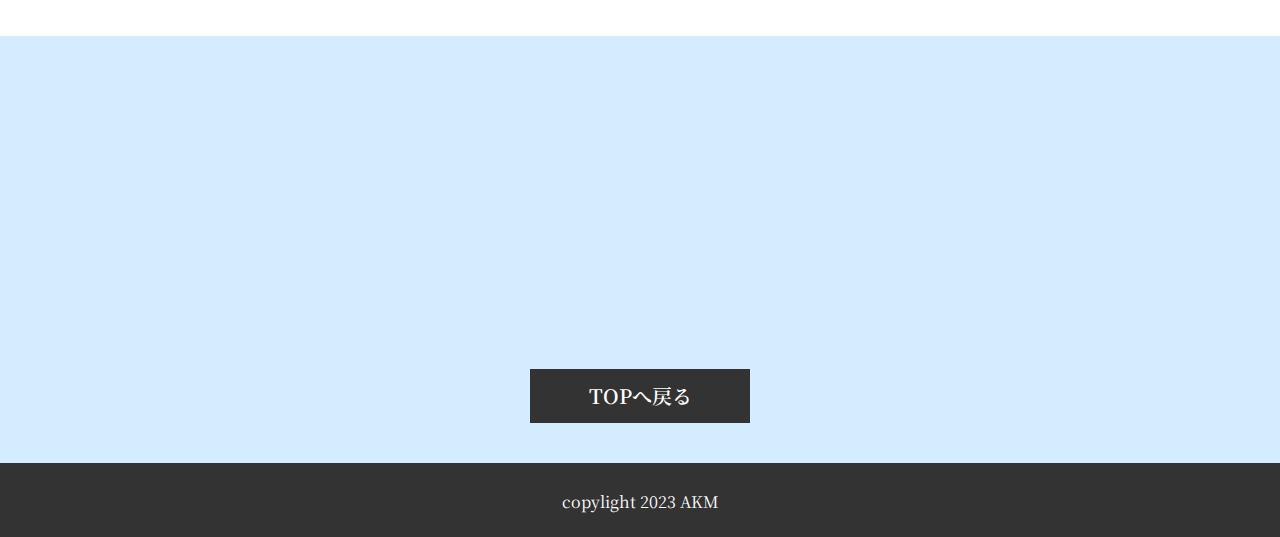
<file: works-site01.html>
<!DOCTYPE html>
<html lang="ja">
<head>
    <meta charset="UTF-8">
    <meta http-equiv="X-UA-Compatible" content="IE=edge">
    <meta name="viewport" content="width=device-width, initial-scale=1.0">
    <meta name="description" content="自己紹介サイト">
    <!-- ファビコン -->
    <link rel="shortcut icon" href="./img/logo.svg">
    <!-- jquery -->
    <script src="https://cdnjs.cloudflare.com/ajax/libs/jquery/3.6.3/jquery.min.js" integrity="sha512-STof4xm1wgkfm7heWqFJVn58Hm3EtS31XFaagaa8VMReCXAkQnJZ+jEy8PCC/iT18dFy95WcExNHFTqLyp72eQ==" crossorigin="anonymous" referrerpolicy="no-referrer">
    </script>
    <!-- グーグルフォント -->
    <link rel="preconnect" href="https://fonts.googleapis.com">
    <link rel="preconnect" href="https://fonts.gstatic.com" crossorigin>
    <link href="https://fonts.googleapis.com/css2?family=Noto+Serif+JP:wght@500&display=swap" rel="stylesheet">
    <link rel="preconnect" href="https://fonts.googleapis.com">
    <link rel="preconnect" href="https://fonts.gstatic.com" crossorigin>
    <link href="https://fonts.googleapis.com/css2?family=Noto+Sans+JP:wght@900&display=swap" rel="stylesheet">
    <title>portfolio</title>
    <link rel="stylesheet" href="./css/reset.css">
    <link rel="stylesheet" href="./css/common.css">
    <link rel="stylesheet" href="./css/works-site.css">
</head>

<body>
    <header id="header">
        <div class="header_inner">
            <!-- タイトル -->
            <h1>
                <a href="./index.html" class="logo">
                    <img src="./img/logo.svg" alt="ロゴ">
                </a>
            </h1>
            <!-- タイトル -->

            <!-- ナビゲーション -->
            <nav id="nav">
                <ul class="nav_inner">
                    <li><a href="./index.html">home</a></li>
                    <li><a href="./works-top.html">works</a></li>
                    <li><a href="./about.html">about</a></li>
                </ul>

                <!-- ハンバガーメニュー -->
                <div class="toggle">
                    <span></span>
                    <span></span>
                    <span></span>
                </div>
                <!-- ハンバガーメニュー -->
            </nav>
            <!-- 背景を黒くする -->
            <div class="nav_bg"></div>
        </div>
    </header>

    <main>
        <!-- works_site -->
        <section id="works_site">
            <div class="wrapper">
                <h2 class="section_title">AKM美容室</h2>

                <div class="works_kye">
                    <img src="./img/AKMcut-FAST.jpg" alt="ファーストビュー">
                </div>

                <div class="table_wrap">
                    <dl class="works_site_table fade-in-down">
                        <dt class="works_site_title">概要</dt>
                        <dd class="works_site_data">仮想美容室サイト</dd>
                        <dt class="works_site_title">このサイトについて</dt>
                        <dd class="works_site_data">徳島に住んでいる女子中高生に見てもらい興味を持ってもらい予約してもらえるようなサイトを作りました。
                        </dd>
                        <dt class="works_site_title">制作期間</dt>
                        <dd class="works_site_data">一か月（企画：三日、デザイン：二週間、コーディング：四日）</dd>
                        <dt class="works_site_title">ターゲット</dt>
                        <dd class="works_site_data">散髪をしたい人や自分に似合う髪型が気になっている徳島県に住んでいる女子中高生。</dd>
                        <dt class="works_site_title">デザイン</dt>
                        <dd class="works_site_data">シンプルなレイアウトで白色と灰色をメインで使うことで高級感を出しました。またハサミのイラストを使うことで、高級感の中に可愛さをだし女子中高生が喜んでもらえるようなデザインにしました。
                        </dd>
                        <dt class="works_site_title">使用ツール</dt>
                        <dd class="works_site_data">illustrator、Photoshopy、html、css、jquery</dd>
                    </dl>
                </div>

                <div class="works_site_wrap fade-in-left">
                    <div class="works_site_pc works_site_pic">
                        <img src="./img/AKMcut-PC.jpg" alt="pc">
                    </div>

                    <div class="works_site_sp works_site_pic">
                        <img src="./img/AKMcut-SP.jpg" alt="sp">
                    </div>
                </div>
            </div>

            <!-- 感想 -->
            <div class="works_thoughts_wrap">
                <div class="works_thoughts_text fade-in-down">
                    <h3 class="works_thoughts_title">作ってみて</h3>
                    <p class="works_thoughts_comment">高級感と可愛さをどうデザインに表すのかを考えるのが難しかったです。またスタイリストの写真やレビューを入れることで、信頼を高め顧客集客できるサイトを作れたと思います。
                </p>
                </div>

                <!-- topボタン -->
                <div class="more_btn top_btn">
                    <a href="./works-top.html">TOPへ戻る</a>
                </div>
            </div>
        </section>
    </main>

    <footer>
        <small class="copylight">copylight 2023 AKM</small>
    </footer>
    <script src="./js/index.js"></script>
</body>
</html>
</file>
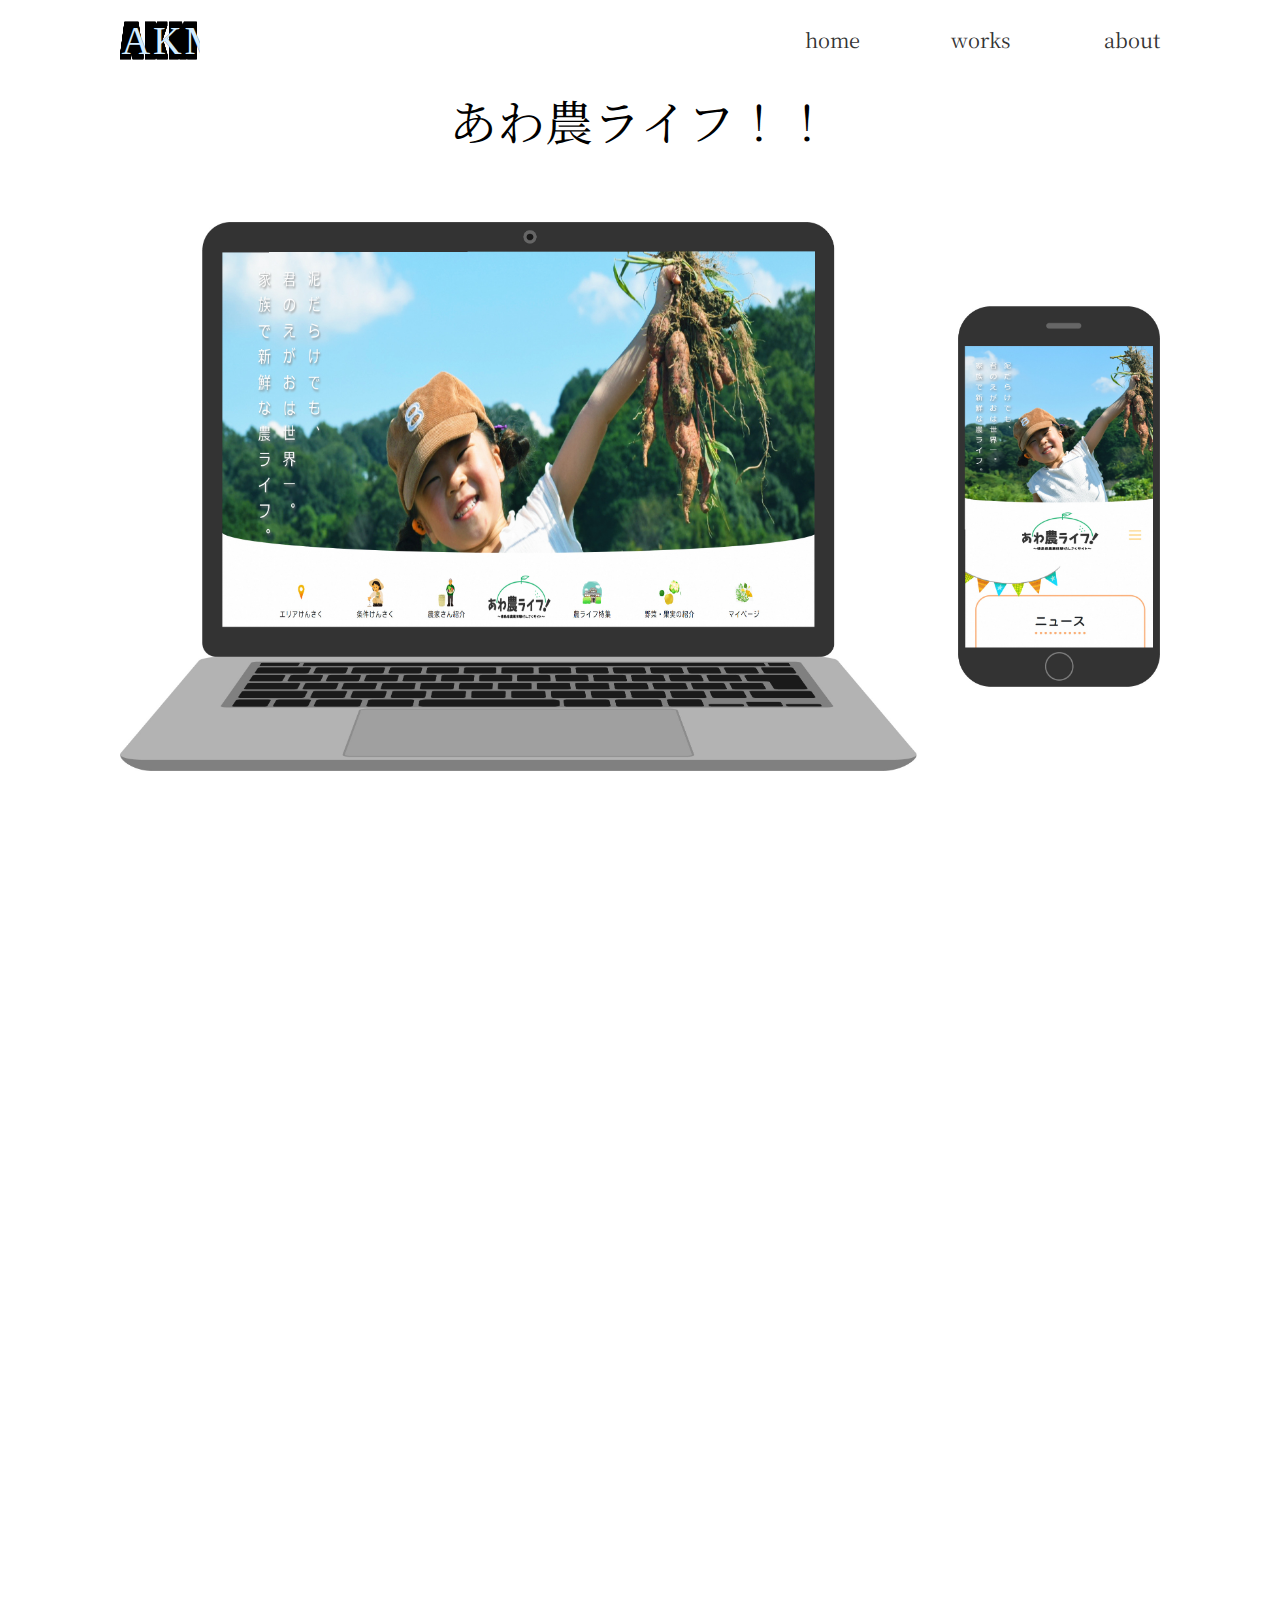
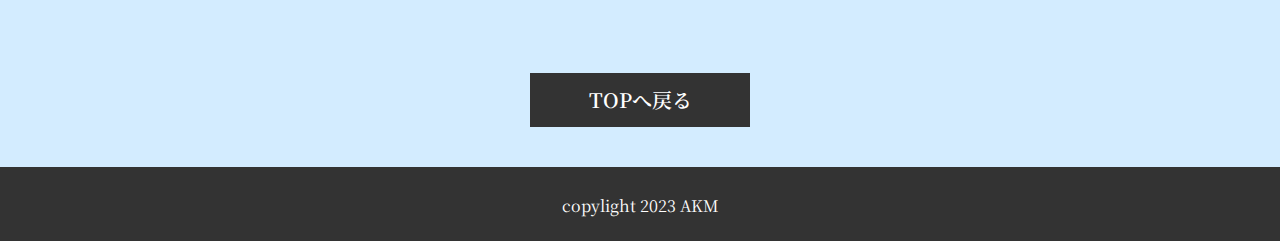
<file: works-site02.html>
<!DOCTYPE html>
<html lang="ja">
<head>
    <meta charset="UTF-8">
    <meta http-equiv="X-UA-Compatible" content="IE=edge">
    <meta name="viewport" content="width=device-width, initial-scale=1.0">
    <meta name="description" content="自己紹介サイト">
    <!-- ファビコン -->
    <link rel="shortcut icon" href="./img/logo.svg">
    <!-- jquery -->
    <script src="https://cdnjs.cloudflare.com/ajax/libs/jquery/3.6.3/jquery.min.js" integrity="sha512-STof4xm1wgkfm7heWqFJVn58Hm3EtS31XFaagaa8VMReCXAkQnJZ+jEy8PCC/iT18dFy95WcExNHFTqLyp72eQ==" crossorigin="anonymous" referrerpolicy="no-referrer">
    </script>
    <!-- グーグルフォント -->
    <link rel="preconnect" href="https://fonts.googleapis.com">
    <link rel="preconnect" href="https://fonts.gstatic.com" crossorigin>
    <link href="https://fonts.googleapis.com/css2?family=Noto+Serif+JP:wght@500&display=swap" rel="stylesheet">
    <link rel="preconnect" href="https://fonts.googleapis.com">
    <link rel="preconnect" href="https://fonts.gstatic.com" crossorigin>
    <link href="https://fonts.googleapis.com/css2?family=Noto+Sans+JP:wght@900&display=swap" rel="stylesheet">
    <title>portfolio</title>
    <link rel="stylesheet" href="./css/reset.css">
    <link rel="stylesheet" href="./css/common.css">
    <link rel="stylesheet" href="./css/works-site.css">
</head>

<body>
    <header id="header">
        <div class="header_inner">
            <!-- タイトル -->
            <h1>
                <a href="./index.html" class="logo">
                    <img src="./img/logo.svg" alt="ロゴ">
                </a>
            </h1>
            <!-- タイトル -->

            <!-- ナビゲーション -->
            <nav id="nav">
                <ul class="nav_inner">
                    <li><a href="./index.html">home</a></li>
                    <li><a href="./works-top.html">works</a></li>
                    <li><a href="./about.html">about</a></li>
                </ul>

                <!-- ハンバガーメニュー -->
                <div class="toggle">
                    <span></span>
                    <span></span>
                    <span></span>
                </div>
                <!-- ハンバガーメニュー -->
            </nav>
            <!-- 背景を黒くする -->
            <div class="nav_bg"></div>
        </div>
    </header>

    <main>
        <!-- works_site -->
        <section id="works_site">
            <div class="wrapper">
                <h2 class="section_title">あわ農ライフ！！</h2>

                <div class="works_kye">
                    <img src="./img/awa-nolife-FAST.jpg" alt="ファーストビュー">
                </div>

                <div class="table_wrap">
                    <dl class="works_site_table fade-in-down">
                        <dt class="works_site_title">概要</dt>
                        <dd class="works_site_data">職業訓練の卒業制作</dd>
                        <dt class="works_site_title">このサイトについて</dt>
                        <dd class="works_site_data">徳島の魅力をもっと知ってほしいと考え徳島は自然の豊かさや食の美味しさについて農業体験を通して気づいて頂きたいと考えこのサイトを作りました。
                        </dd>
                        <dt class="works_site_title">制作期間</dt>
                        <dd class="works_site_data">一か月（担当：フロントエンド）</dd>
                        <dt class="works_site_title">ターゲット</dt>
                        <dd class="works_site_data">家族で農業体験をやってみたいと思っている小学校低学年の子どもがいる主婦。</dd>
                        <dt class="works_site_title">デザイン</dt>
                        <dd class="works_site_data">全体的に丸みを持たせることで親しみやすさをだすようなデザインにし、イラストをたくさん使うことで子供が見ても楽しく見えるようなサイトを作りました。
                        </dd>
                        <dt class="works_site_title">使用ツール</dt>
                        <dd class="works_site_data">illustrator、Photoshopy、html、css、jquery。php、wordpress</dd>
                    </dl>
                </div>

                <div class="works_site_wrap fade-in-left">
                    <div class="works_site_pc works_site_pic">
                        <img src="./img/awa-nolife-PC.jpg" alt="pc">
                    </div>

                    <div class="works_site_sp works_site_pic">
                        <img src="./img/awa-nolife-SP.jpg" alt="sp">
                    </div>
                </div>

            </div>
            <!-- 感想 -->
            <div class="works_thoughts_wrap">
                <div class="works_thoughts_text fade-in-down">
                    <h3 class="works_thoughts_title">作ってみて</h3>
                    <p class="works_thoughts_comment">話し合いをし意見をまとめれたと思ったけど一人一人の思い違いや勘違いがあり、周りと連携しながらサイトを作る大変さがわかりました。また学校で学んだことを表現しようとして見た人にコンセプトが伝わりにくく、何を伝えたいのかがわかりにくいサイトになってしまいました。今後は見た人がわかりやすいサイトを作りたいです。
                </p>
                </div>

                <!-- topボタン -->
                <div class="more_btn top_btn">
                    <a href="./works-top.html">TOPへ戻る</a>
                </div>
            </div>
        </section>
    </main>

    <footer>
        <small class="copylight">copylight 2023 AKM</small>
    </footer>
    <script src="./js/index.js"></script>
</body>
</html>
</file>
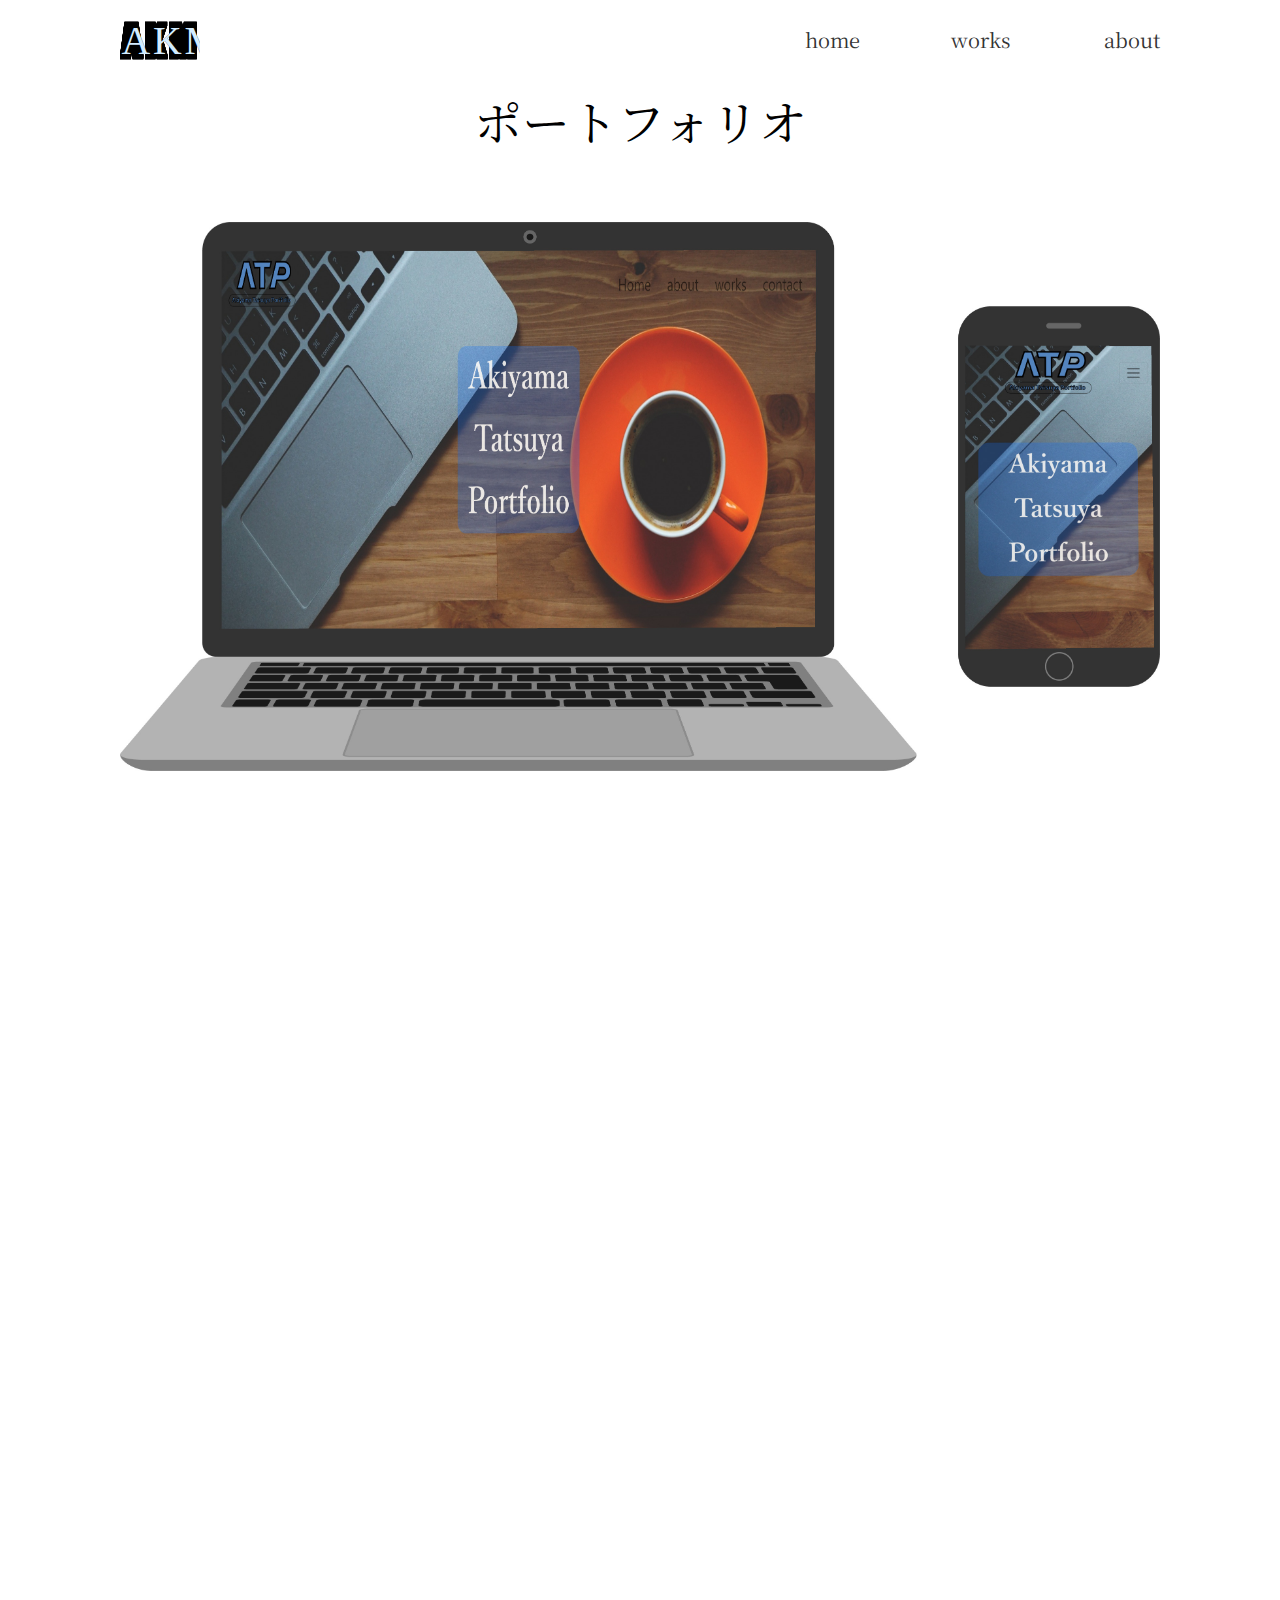
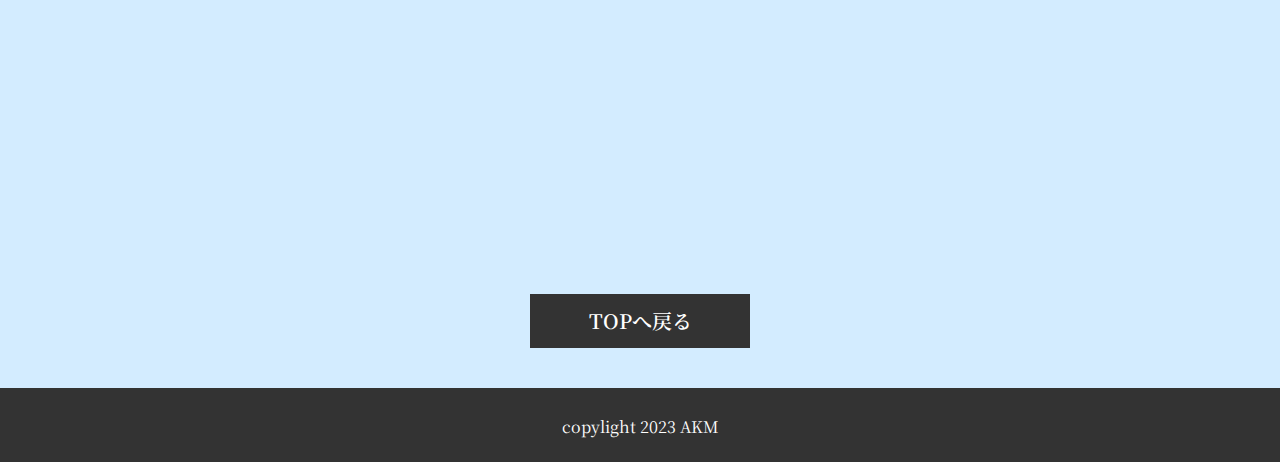
<file: works-site03.html>
<!DOCTYPE html>
<html lang="ja">
<head>
    <meta charset="UTF-8">
    <meta http-equiv="X-UA-Compatible" content="IE=edge">
    <meta name="viewport" content="width=device-width, initial-scale=1.0">
    <meta name="description" content="自己紹介サイト">
    <!-- ファビコン -->
    <link rel="shortcut icon" href="./img/logo.svg">
    <!-- jquery -->
    <script src="https://cdnjs.cloudflare.com/ajax/libs/jquery/3.6.3/jquery.min.js" integrity="sha512-STof4xm1wgkfm7heWqFJVn58Hm3EtS31XFaagaa8VMReCXAkQnJZ+jEy8PCC/iT18dFy95WcExNHFTqLyp72eQ==" crossorigin="anonymous" referrerpolicy="no-referrer">
    </script>
    <!-- グーグルフォント -->
    <link rel="preconnect" href="https://fonts.googleapis.com">
    <link rel="preconnect" href="https://fonts.gstatic.com" crossorigin>
    <link href="https://fonts.googleapis.com/css2?family=Noto+Serif+JP:wght@500&display=swap" rel="stylesheet">
    <link rel="preconnect" href="https://fonts.googleapis.com">
    <link rel="preconnect" href="https://fonts.gstatic.com" crossorigin>
    <link href="https://fonts.googleapis.com/css2?family=Noto+Sans+JP:wght@900&display=swap" rel="stylesheet">
    <title>portfolio</title>
    <link rel="stylesheet" href="./css/reset.css">
    <link rel="stylesheet" href="./css/common.css">
    <link rel="stylesheet" href="./css/works-site.css">
</head>

<body>
    <header id="header">
        <div class="header_inner">
            <!-- タイトル -->
            <h1>
                <a href="./index.html" class="logo">
                    <img src="./img/logo.svg" alt="ロゴ">
                </a>
            </h1>
            <!-- タイトル -->

            <!-- ナビゲーション -->
            <nav id="nav">
                <ul class="nav_inner">
                    <li><a href="./index.html">home</a></li>
                    <li><a href="./works-top.html">works</a></li>
                    <li><a href="./about.html">about</a></li>
                </ul>

                <!-- ハンバガーメニュー -->
                <div class="toggle">
                    <span></span>
                    <span></span>
                    <span></span>
                </div>
                <!-- ハンバガーメニュー -->
            </nav>
            <!-- 背景を黒くする -->
            <div class="nav_bg"></div>
        </div>
    </header>

    <main>
        <!-- works_site -->
        <section id="works_site">
            <div class="wrapper">
                <h2 class="section_title">ポートフォリオ</h2>

                <div class="works_kye">
                    <img src="./img/portfolio-FAST.jpg" alt="ファーストビュー">
                </div>

                <div class="table_wrap">
                    <dl class="works_site_table fade-in-down fade-in-down">
                        <dt class="works_site_title">概要</dt>
                        <dd class="works_site_data">Bootstrapを使いポートフォリオ作成</dd>
                        <dt class="works_site_title">このサイトについて</dt>
                        <dd class="works_site_data">企業様に見せるポートフォリオを作りました。</dd>
                        <dt class="works_site_title">制作期間</dt>
                        <dd class="works_site_data">二週間（企画：三日、デザイン：四日、コーディング：一週間）</dd>
                        <dt class="works_site_title">ターゲット</dt>
                        <dd class="works_site_data">志望した企業様</dd>
                        <dt class="works_site_title">デザイン</dt>
                        <dd class="works_site_data">成果物が見やすいようカード型のデザインにしました。</dd>
                        <dt class="works_site_title">使用ツール</dt>
                        <dd class="works_site_data">illustrator、Photoshopy、html、css、jquery</dd>
                    </dl>
                </div>

                <div class="works_site_wrap fade-in-left">
                    <div class="works_site_pc works_site_pic">
                        <img src="./img/portfolio-PC.jpg" alt="pc">
                    </div>

                    <div class="works_site_sp works_site_pic">
                        <img src="./img/portfolio-SP.jpg" alt="sp">
                    </div>
                </div>

            </div>
            <!-- 感想 -->
            <div class="works_thoughts_wrap">
                <div class="works_thoughts_text fade-in-down">
                    <h3 class="works_thoughts_title">作ってみて</h3>
                    <p class="works_thoughts_comment">Bootstrapを初めて使ったのですが、レスポンシブ対応やデザインの手直しが簡単でとても便利だと思いました。しかし、!importantで記述されているところがあり、不便なところもありました。</p>
                </div>

                <!-- topボタン -->
                <div class="more_btn top_btn">
                    <a href="./works-top.html">TOPへ戻る</a>
                </div>
            </div>
        </section>
    </main>

    <footer>
        <small class="copylight">copylight 2023 AKM</small>
    </footer>
    <script src="./js/index.js"></script>
</body>
</html>
</file>
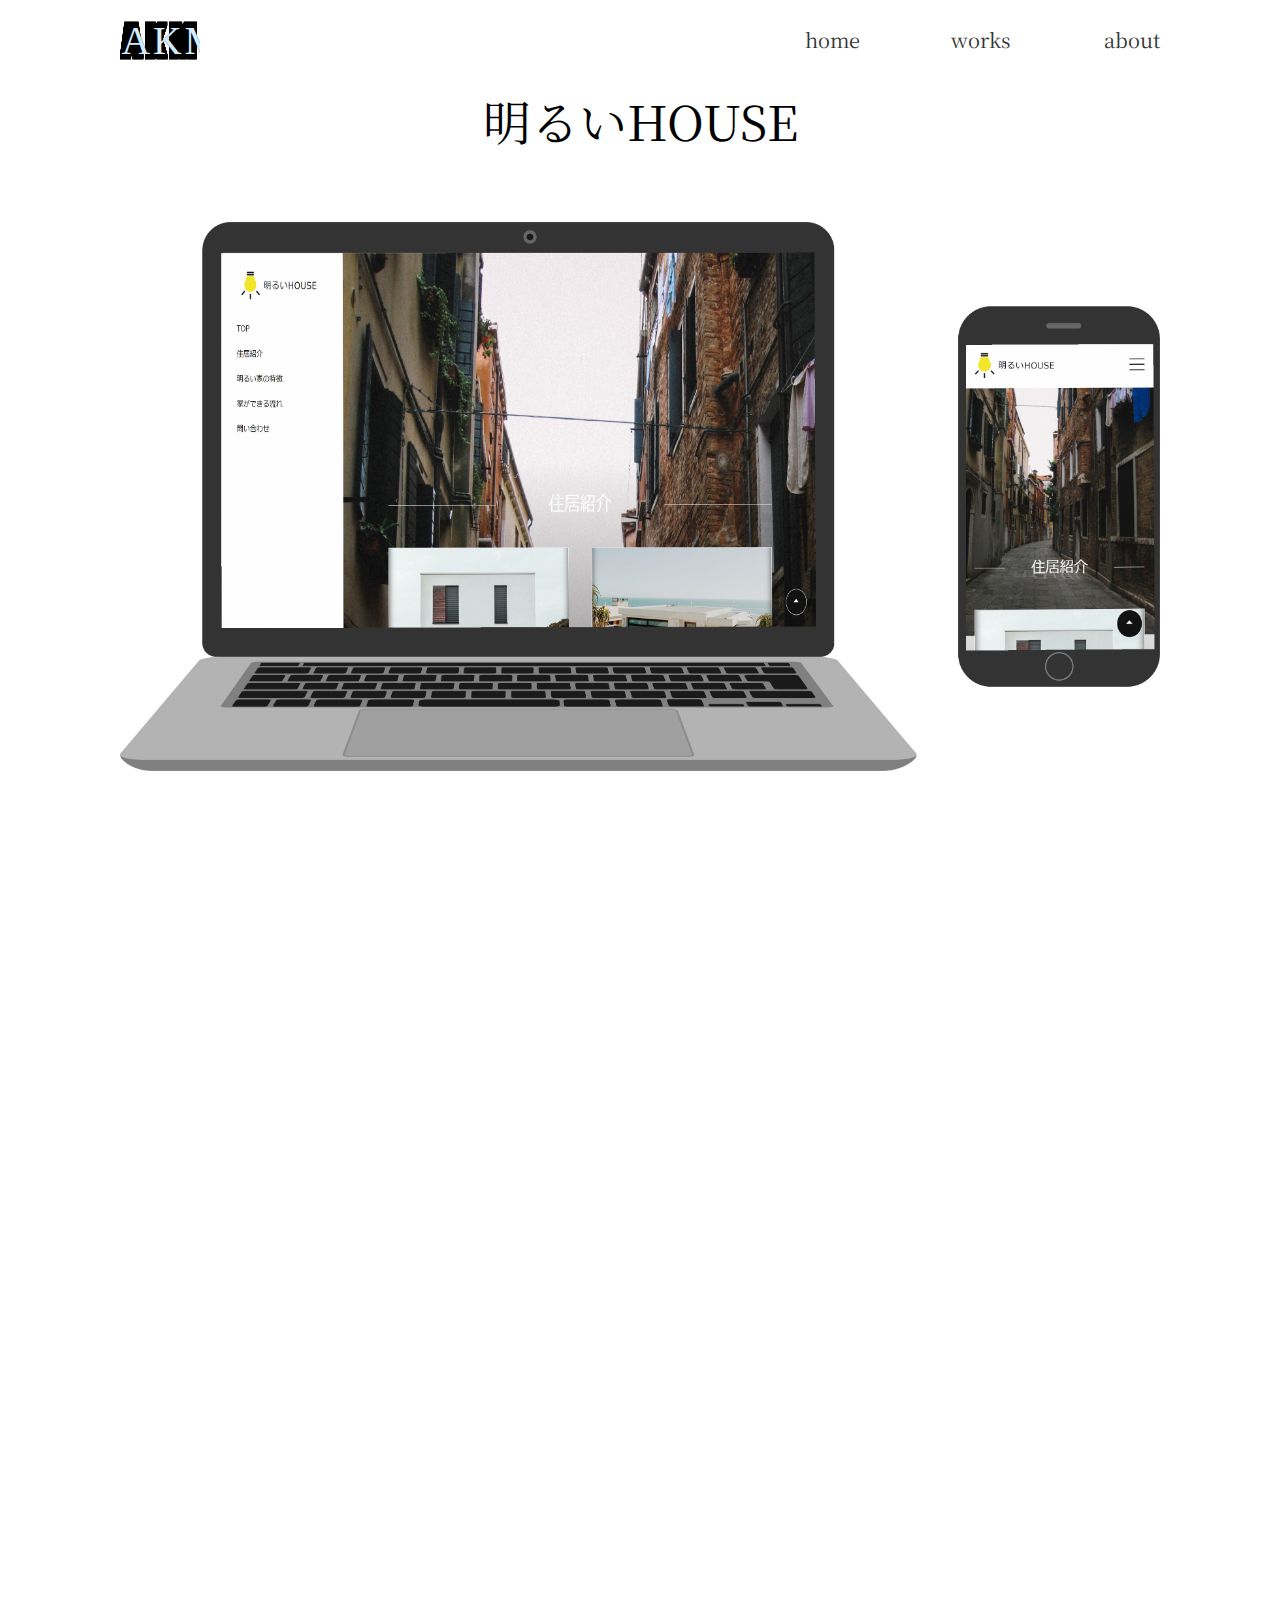
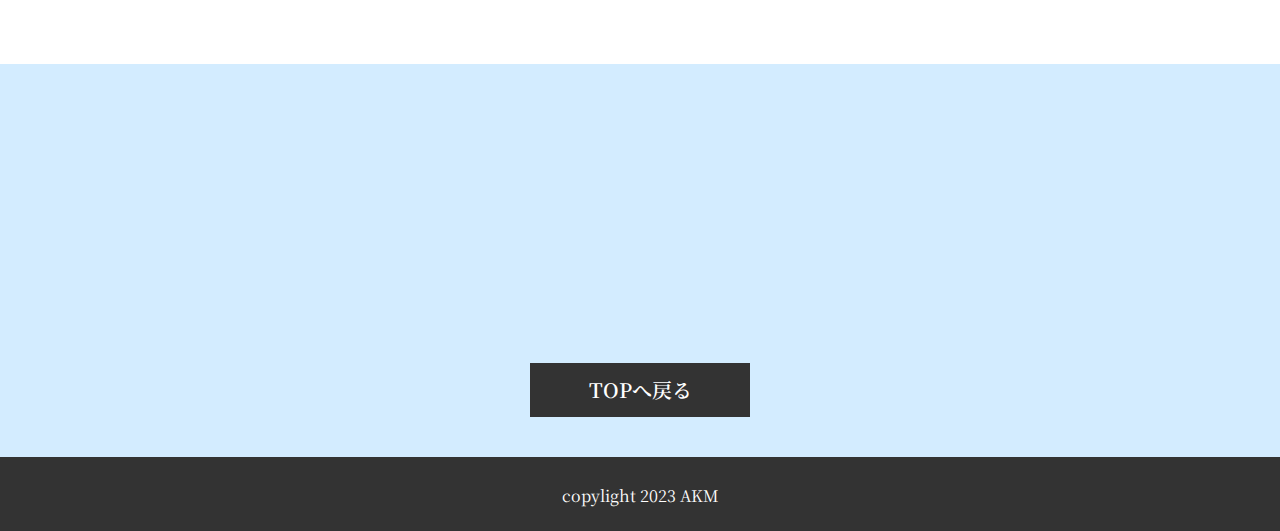
<file: works-site04.html>
<!DOCTYPE html>
<html lang="ja">
<head>
    <meta charset="UTF-8">
    <meta http-equiv="X-UA-Compatible" content="IE=edge">
    <meta name="viewport" content="width=device-width, initial-scale=1.0">
    <meta name="description" content="自己紹介サイト">
    <!-- ファビコン -->
    <link rel="shortcut icon" href="./img/logo.svg">
    <!-- jquery -->
    <script src="https://cdnjs.cloudflare.com/ajax/libs/jquery/3.6.3/jquery.min.js" integrity="sha512-STof4xm1wgkfm7heWqFJVn58Hm3EtS31XFaagaa8VMReCXAkQnJZ+jEy8PCC/iT18dFy95WcExNHFTqLyp72eQ==" crossorigin="anonymous" referrerpolicy="no-referrer">
    </script>
    <!-- グーグルフォント -->
    <link rel="preconnect" href="https://fonts.googleapis.com">
    <link rel="preconnect" href="https://fonts.gstatic.com" crossorigin>
    <link href="https://fonts.googleapis.com/css2?family=Noto+Serif+JP:wght@500&display=swap" rel="stylesheet">
    <link rel="preconnect" href="https://fonts.googleapis.com">
    <link rel="preconnect" href="https://fonts.gstatic.com" crossorigin>
    <link href="https://fonts.googleapis.com/css2?family=Noto+Sans+JP:wght@900&display=swap" rel="stylesheet">
    <title>portfolio</title>
    <link rel="stylesheet" href="./css/reset.css">
    <link rel="stylesheet" href="./css/common.css">
    <link rel="stylesheet" href="./css/works-site.css">
</head>

<body>
    <header id="header">
        <div class="header_inner">
            <!-- タイトル -->
            <h1>
                <a href="./index.html" class="logo">
                    <img src="./img/logo.svg" alt="ロゴ">
                </a>
            </h1>
            <!-- タイトル -->

            <!-- ナビゲーション -->
            <nav id="nav">
                <ul class="nav_inner">
                    <li><a href="./index.html">home</a></li>
                    <li><a href="./works-top.html">works</a></li>
                    <li><a href="./about.html">about</a></li>
                </ul>

                <!-- ハンバガーメニュー -->
                <div class="toggle">
                    <span></span>
                    <span></span>
                    <span></span>
                </div>
                <!-- ハンバガーメニュー -->
            </nav>
            <!-- 背景を黒くする -->
            <div class="nav_bg"></div>
        </div>
    </header>

    <main>
        <!-- works_site -->
        <section id="works_site">
            <div class="wrapper">
                <h2 class="section_title">明るいHOUSE</h2>

                <div class="works_kye">
                    <img src="./img/house-FAST.jpg" alt="ファーストビュー">
                </div>

                <div class="table_wrap">
                    <dl class="works_site_table fade-in-down fade-in-down">
                        <dt class="works_site_title">概要</dt>
                        <dd class="works_site_data">模写サイトを作ってコーディング練習</dd>
                        <dt class="works_site_title">なぜこのサイトを選んだのか</dt>
                        <dd class="works_site_data">パララックスを使ったサイトが流行ってきているので、パララックスの練習したいと思いこのサイトを選びました。</dd>
                        <dt class="works_site_title">使用ツール</dt>
                        <dd class="works_site_data">html、css、jquery</dd>
                    </dl>
                </div>

                <div class="works_site_wrap fade-in-left">
                    <div class="works_site_pc works_site_pic">
                        <img src="./img/house-PC.jpg" alt="pc">
                    </div>

                    <div class="works_site_sp works_site_pic">
                        <img src="./img/house-SP.jpg" alt="sp">
                    </div>
                </div>

            </div>
            <!-- 感想 -->
            <div class="works_thoughts_wrap">
                <div class="works_thoughts_text fade-in-down">
                    <h3 class="works_thoughts_title">作ってみて</h3>
                    <p class="works_thoughts_comment">パララックスの練習で選んだサイトだったのですが、プロジェクトの画像に擬似要素を使われており色々勉強になるサイトでした。</p>
                </div>

                <!-- topボタン -->
                <div class="more_btn top_btn">
                    <a href="./works-top.html">TOPへ戻る</a>
                </div>
            </div>
        </section>
    </main>

    <footer>
        <small class="copylight">copylight 2023 AKM</small>
    </footer>
    <script src="./js/index.js"></script>
</body>
</html>
</file>
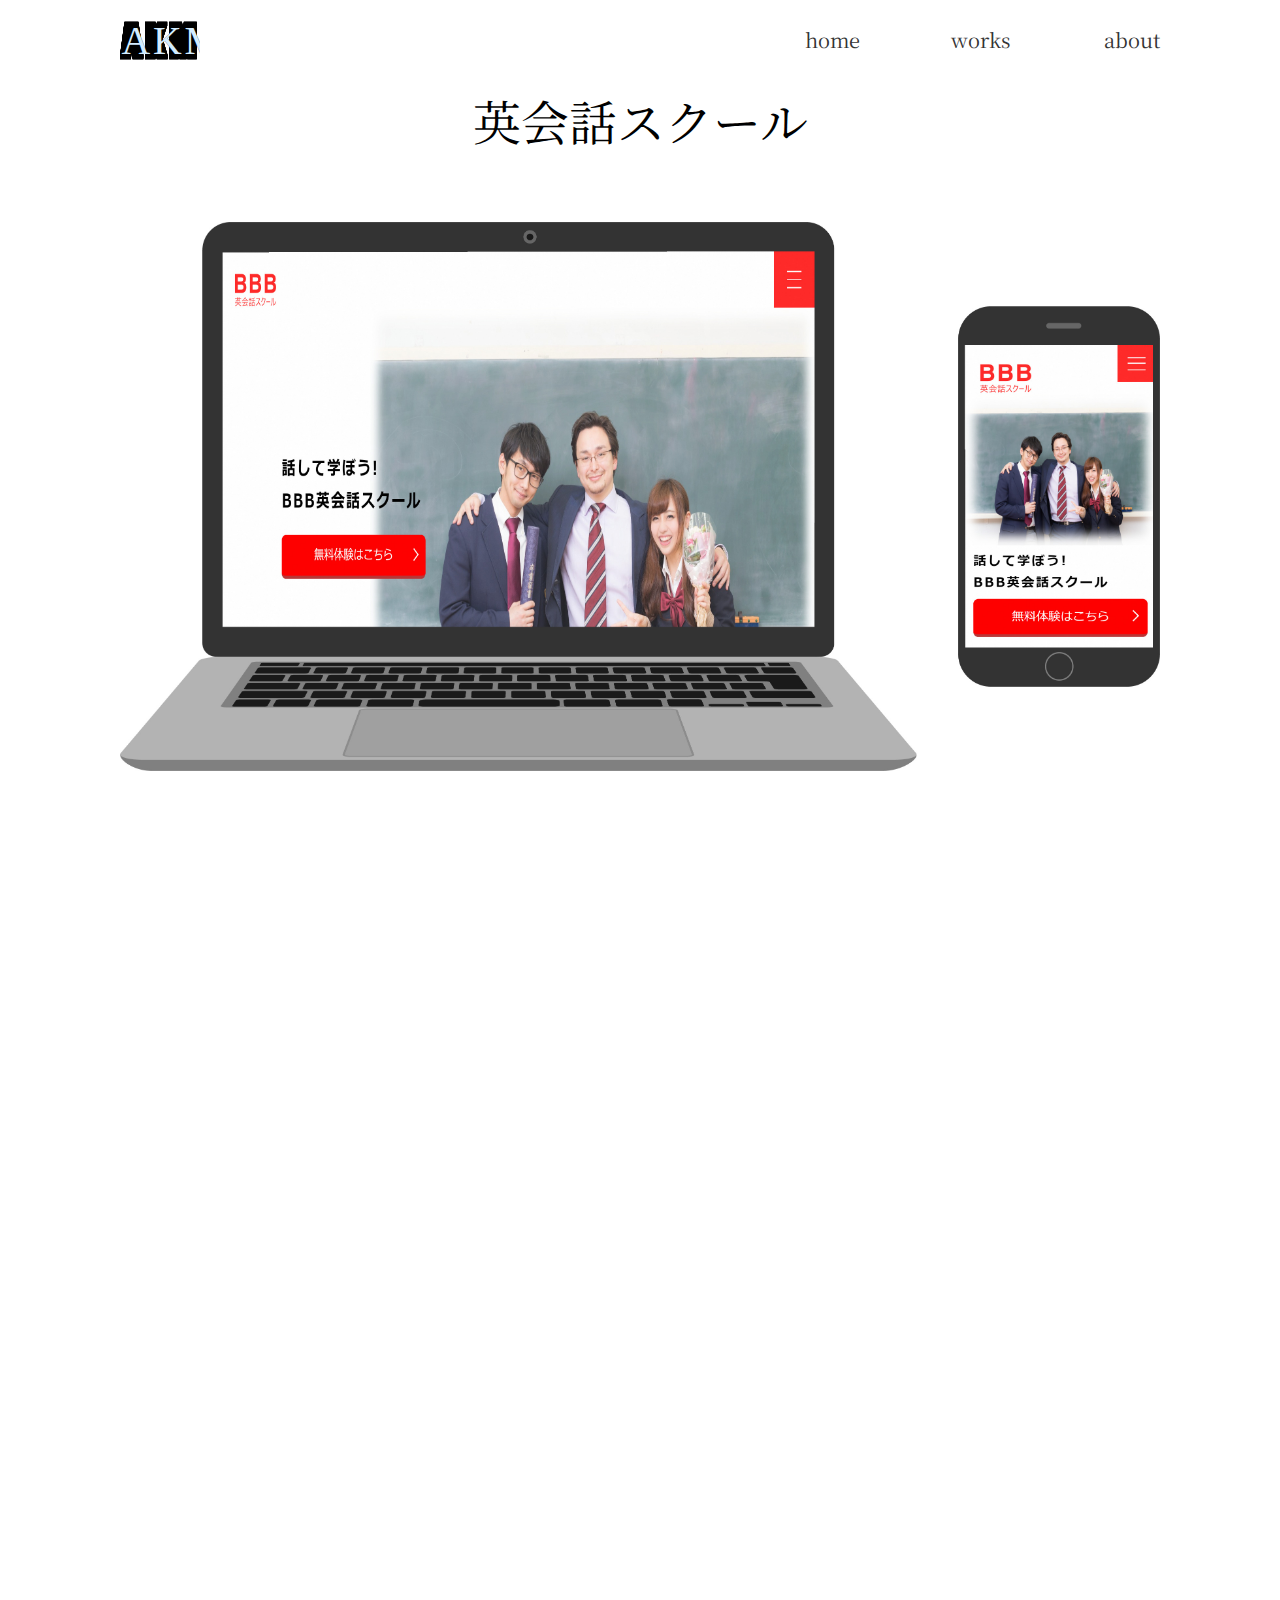
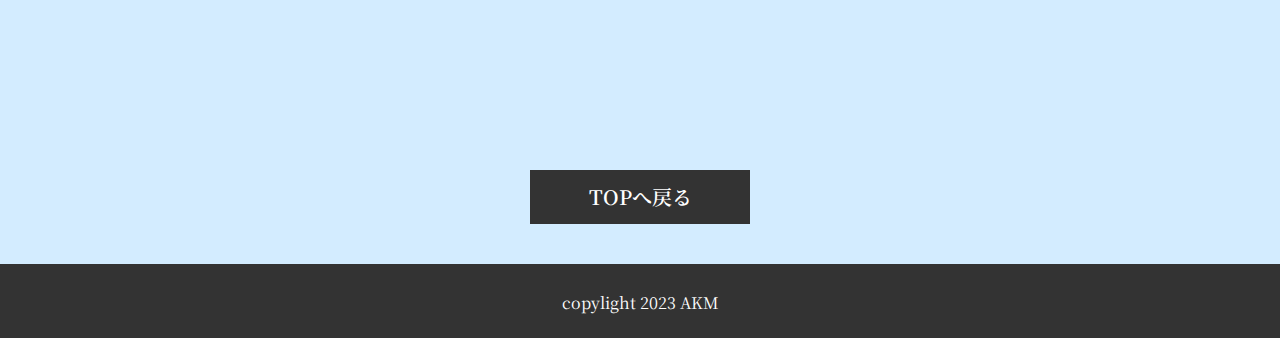
<file: works-site06.html>
<!DOCTYPE html>
<html lang="ja">
<head>
    <meta charset="UTF-8">
    <meta http-equiv="X-UA-Compatible" content="IE=edge">
    <meta name="viewport" content="width=device-width, initial-scale=1.0">
    <meta name="description" content="自己紹介サイト">
    <!-- ファビコン -->
    <link rel="shortcut icon" href="./img/logo.svg">
    <!-- jquery -->
    <script src="https://cdnjs.cloudflare.com/ajax/libs/jquery/3.6.3/jquery.min.js" integrity="sha512-STof4xm1wgkfm7heWqFJVn58Hm3EtS31XFaagaa8VMReCXAkQnJZ+jEy8PCC/iT18dFy95WcExNHFTqLyp72eQ==" crossorigin="anonymous" referrerpolicy="no-referrer">
    </script>
    <!-- グーグルフォント -->
    <link rel="preconnect" href="https://fonts.googleapis.com">
    <link rel="preconnect" href="https://fonts.gstatic.com" crossorigin>
    <link href="https://fonts.googleapis.com/css2?family=Noto+Serif+JP:wght@500&display=swap" rel="stylesheet">
    <link rel="preconnect" href="https://fonts.googleapis.com">
    <link rel="preconnect" href="https://fonts.gstatic.com" crossorigin>
    <link href="https://fonts.googleapis.com/css2?family=Noto+Sans+JP:wght@900&display=swap" rel="stylesheet">
    <title>portfolio</title>
    <link rel="stylesheet" href="./css/reset.css">
    <link rel="stylesheet" href="./css/common.css">
    <link rel="stylesheet" href="./css/works-site.css">
</head>

<body>
    <header id="header">
        <div class="header_inner">
            <!-- タイトル -->
            <h1>
                <a href="./index.html" class="logo">
                    <img src="./img/logo.svg" alt="ロゴ">
                </a>
            </h1>
            <!-- タイトル -->

            <!-- ナビゲーション -->
            <nav id="nav">
                <ul class="nav_inner">
                    <li><a href="./index.html">home</a></li>
                    <li><a href="./works-top.html">works</a></li>
                    <li><a href="./about.html">about</a></li>
                </ul>

                <!-- ハンバガーメニュー -->
                <div class="toggle">
                    <span></span>
                    <span></span>
                    <span></span>
                </div>
                <!-- ハンバガーメニュー -->
            </nav>
            <!-- 背景を黒くする -->
            <div class="nav_bg"></div>
        </div>
    </header>

    <main>
        <!-- works_site -->
        <section id="works_site">
            <div class="wrapper">
                <h2 class="section_title">英会話スクール</h2>

                <div class="works_kye">
                    <img src="./img/BBBschool-FAST.jpg" alt="ファーストビュー">
                </div>

                <div class="table_wrap">
                    <dl class="works_site_table fade-in-down">
                        <dt class="works_site_title">概要</dt>
                        <dd class="works_site_data">模写サイトを作ってコーディング練習</dd>
                        <dt class="works_site_title">なぜこのサイトを選んだのか</dt>
                        <dd class="works_site_data">水玉模様の背景が動くアニメーションの練習したいと思いこのサイトを選びました。</dd>
                        <dt class="works_site_title">使用ツール</dt>
                        <dd class="works_site_data">html、css、jquery</dd>
                    </dl>
                </div>

                <div class="works_site_wrap fade-in-left">
                    <div class="works_site_pc works_site_pic">
                        <img src="./img/BBBschool-PC.jpg" alt="pc">
                    </div>

                    <div class="works_site_sp works_site_pic">
                        <img src="./img/BBBschool-SP.jpg" alt="sp">
                    </div>
                </div>

            </div>
            <!-- 感想 -->
            <div class="works_thoughts_wrap">
                <div class="works_thoughts_text fade-in-down">
                    <h3 class="works_thoughts_title">作ってみて</h3>
                    <p class="works_thoughts_comment">簡単なアニメーションならjqueryよりcssのキーフレームほうが簡単なコードで動くので便利と思いました。自分が作った他のサイトでもキーフレームを使えるようにもっと練習しようと思います。</p>
                </div>

                <!-- topボタン -->
                <div class="more_btn top_btn">
                    <a href="./works-top.html">TOPへ戻る</a>
                </div>
            </div>
        </section>
    </main>

    <footer>
        <small class="copylight">copylight 2023 AKM</small>
    </footer>
    <script src="./js/index.js"></script>
</body>
</html>
</file>
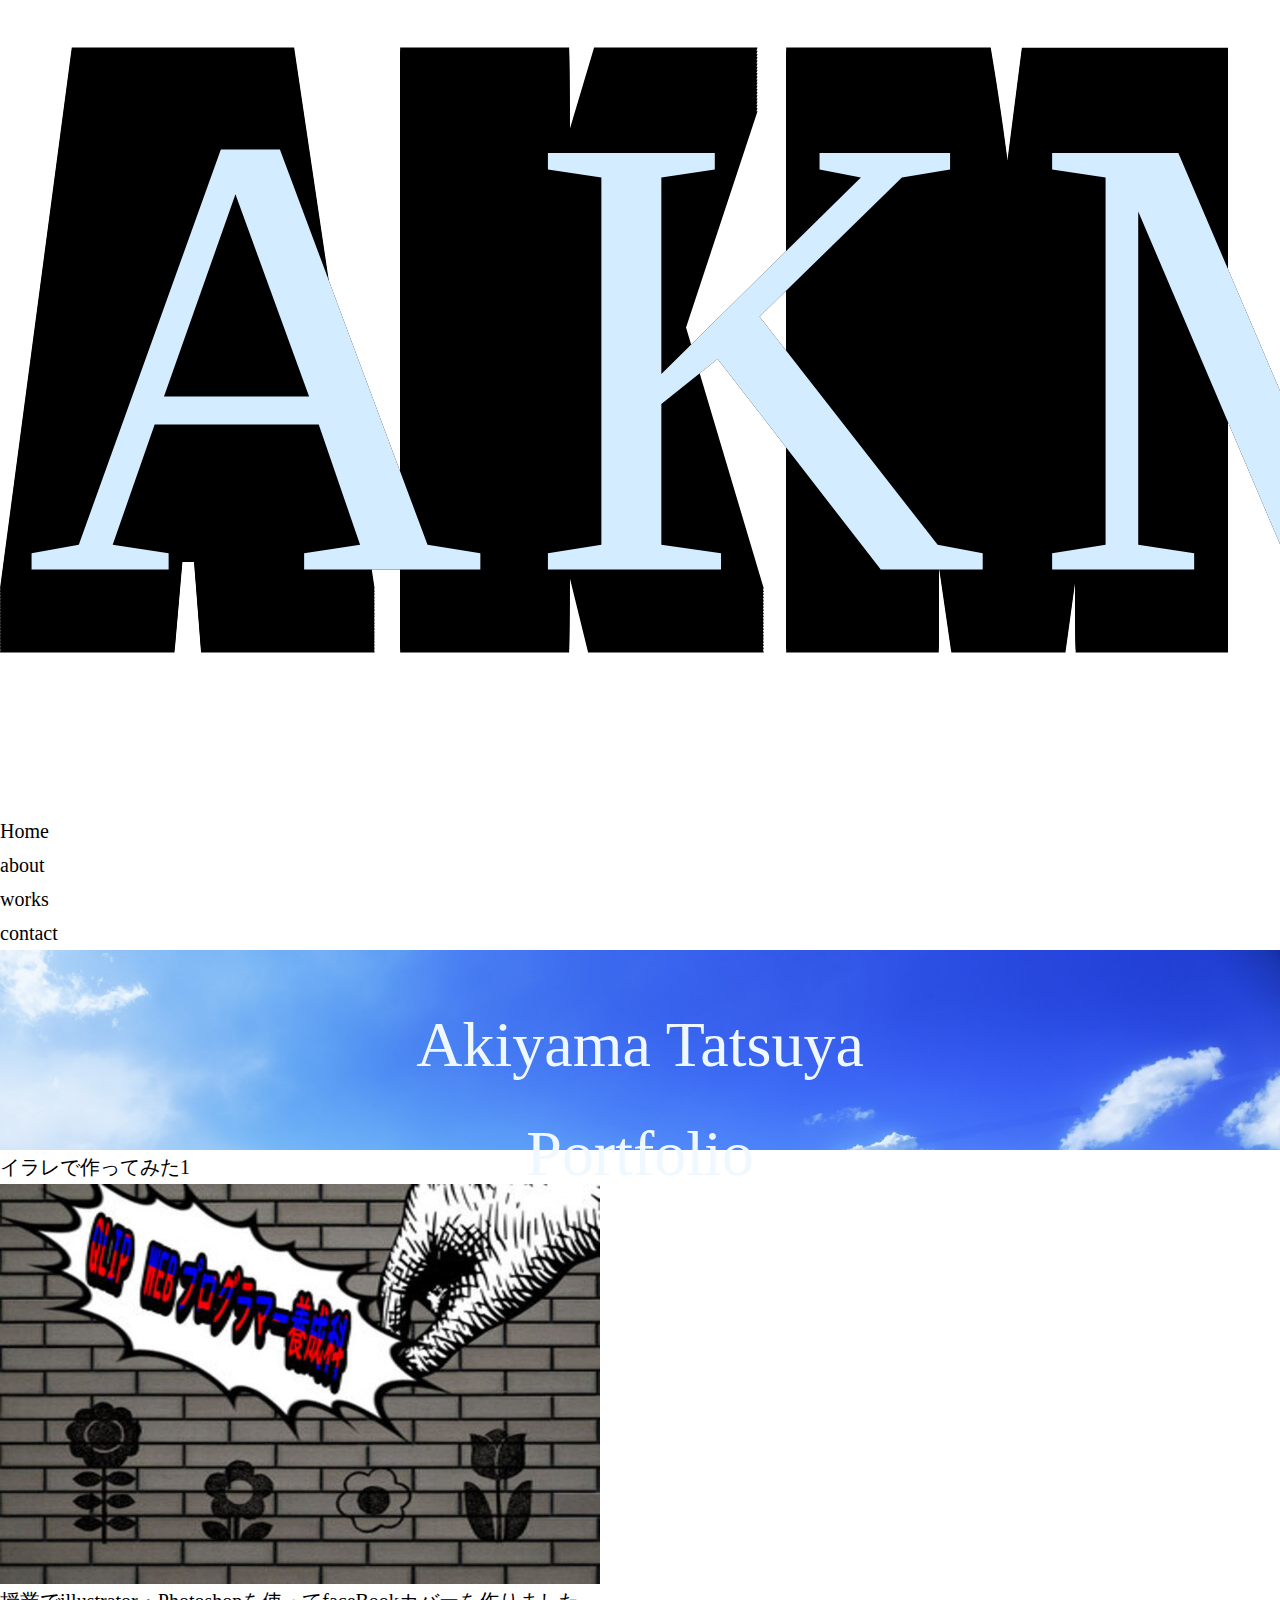
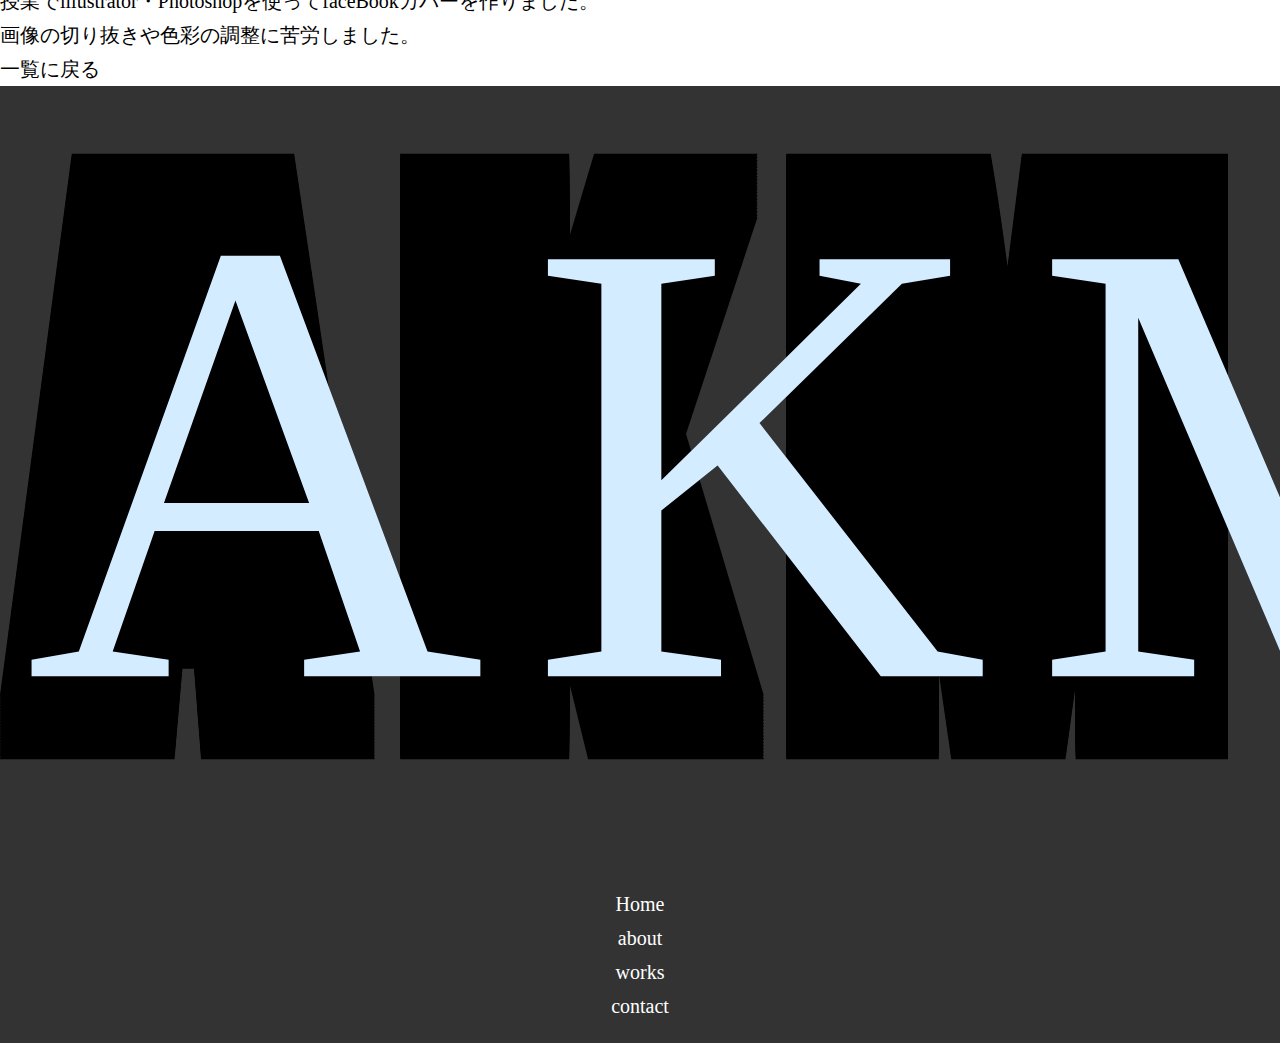
<file: works-sub1.html>
<!DOCTYPE html>
<html lang="ja">
<head>
    <meta charset="UTF-8">
    <meta http-equiv="X-UA-Compatible" content="IE=edge">
    <meta name="viewport" content="width=device-width, initial-scale=1.0">
    <title>portfolio</title>
    <!-- Bootstrap css-->
    <link href="https://cdn.jsdelivr.net/npm/bootstrap@5.0.2/dist/css/bootstrap.min.css" rel="stylesheet" integrity="sha384-EVSTQN3/azprG1Anm3QDgpJLIm9Nao0Yz1ztcQTwFspd3yD65VohhpuuCOmLASjC" crossorigin="anonymous">
    <!-- Bootstrap css-->
    <!-- jquery -->
    <script src="https://cdnjs.cloudflare.com/ajax/libs/jquery/3.6.1/jquery.min.js" integrity="sha512-aVKKRRi/Q/YV+4mjoKBsE4x3H+BkegoM/em46NNlCqNTmUYADjBbeNefNxYV7giUp0VxICtqdrbqU7iVaeZNXA==" crossorigin="anonymous" referrerpolicy="no-referrer"></script>
    <!-- jquery -->
    <link rel="stylesheet" href="./css/reset.css">
    <link rel="stylesheet" href="./css/common.css">
    <link rel="stylesheet" href="./css/works-sub.css">
</head>

<body>
    <header>
        <!-- navbar -->
        <nav class="navbar navbar-expand-md fixed-top navbar-light navbarScroll">
            <a class="navbar-brand" href="./index.html">
                <h1><img src="./img/logo.svg" alt="ロゴ" class="logo-img"></h1>
            </a>

            <button class="navbar-toggler me-3" type="button" data-bs-toggle="collapse" data-bs-target="#navbarSupportedContent" aria-controls="navbarSupportedContent" aria-expanded="false" aria-label="Toggle navigation">
                <span class="navbar-toggler-icon"></span>
            </button>

            <div class="collapse navbar-collapse" id="navbarSupportedContent">
                <ul class="navbar-nav ms-auto me-md-4 text-center">
                    <li class="nav-item active">
                        <a class="nav-link" href="./index.html">Home</a>
                    </li>

                    <li class="nav-item ms-md-4">
                        <a class="nav-link" href="./about.html">about</a>
                    </li>

                    <li class="nav-item ms-md-4">
                        <a class="nav-link" href="./works-top.html">works</a>
                    </li>

                    <li class="nav-item ms-md-4">
                        <a class="nav-link" href="./index.html#contact">contact</a>
                    </li>
                </ul>
            </div>
        </nav>
    </header>

    <main>
        <div class="bgimage" id="home">
            <div class="container-fluid">
                <div class="row">
                    <div class="col-md-12 hero-text">
                        <p class="hero-desc">Akiyama Tatsuya Portfolio</p>
                    </div>
                </div>
            </div>
        </div>

        <div class="container">
            <!-- works -->
            <section class="works-wrap element">
                <h3 class="text-center my-4">
                    <p class="section-title mx-auto">イラレで作ってみた1</p>
                </h3>

                <div class="works-sub-box mx-auto py-4">
                    <picture class="works-pic-box">
                        <img src="./img/kabe.jpg" alt="壁" class="mx-auto works-sub-pic">
                    </picture>

                    <div class="works-text-box my-4">
                        <div class="works-text">
                            <p>授業でillustrator・Photoshopを使ってfaceBookカバーを作りました。<br>
                            画像の切り抜きや色彩の調整に苦労しました。</p>
                        </div>
                    </div>
                </div>
                <div class="top-btn text-center">
                    <a href="./works-top.html" class="btn btn-outline-primary mx-auto">一覧に戻る</a>
                </div>
            </section>

        </div>
    </main>

    <footer>
        <nav class="navbar navbarScroll navbar-light navbar-expand-md">
            <a class="navbar-brand" href="./index.html">
                <img src="./img/logo.svg" class="footer-logo">
            </a>

            <div class="collapse navbar-collapse" id="responsiveMenu">
                <ul class="navbar-nav ms-auto me-4">
                    <li class="nav-item">
                        <a class="nav-link" href="./index.html">Home</a>
                    </li>

                    <li class="nav-item ms-4">
                        <a class="nav-link" href="./about.html">about</a>
                    </li>

                    <li class="nav-item ms-4">
                        <a class="nav-link" href="./works-top.html">works</a>
                    </li>

                    <li class="nav-item ms-4">
                        <a class="nav-link" href="./index.html#contact">contact</a>
                    </li>
                </ul>
            </div>
        </nav>
    </footer>

    <!-- Bootatrap js-->
    <script src="https://cdn.jsdelivr.net/npm/bootstrap@5.0.2/dist/js/bootstrap.bundle.min.js" integrity="sha384-MrcW6ZMFYlzcLA8Nl+NtUVF0sA7MsXsP1UyJoMp4YLEuNSfAP+JcXn/tWtIaxVXM" crossorigin="anonymous"></script>
    <!-- Bootatrap js-->
    <script src="./js/index.js"></script>
</body>
</html>
</file>
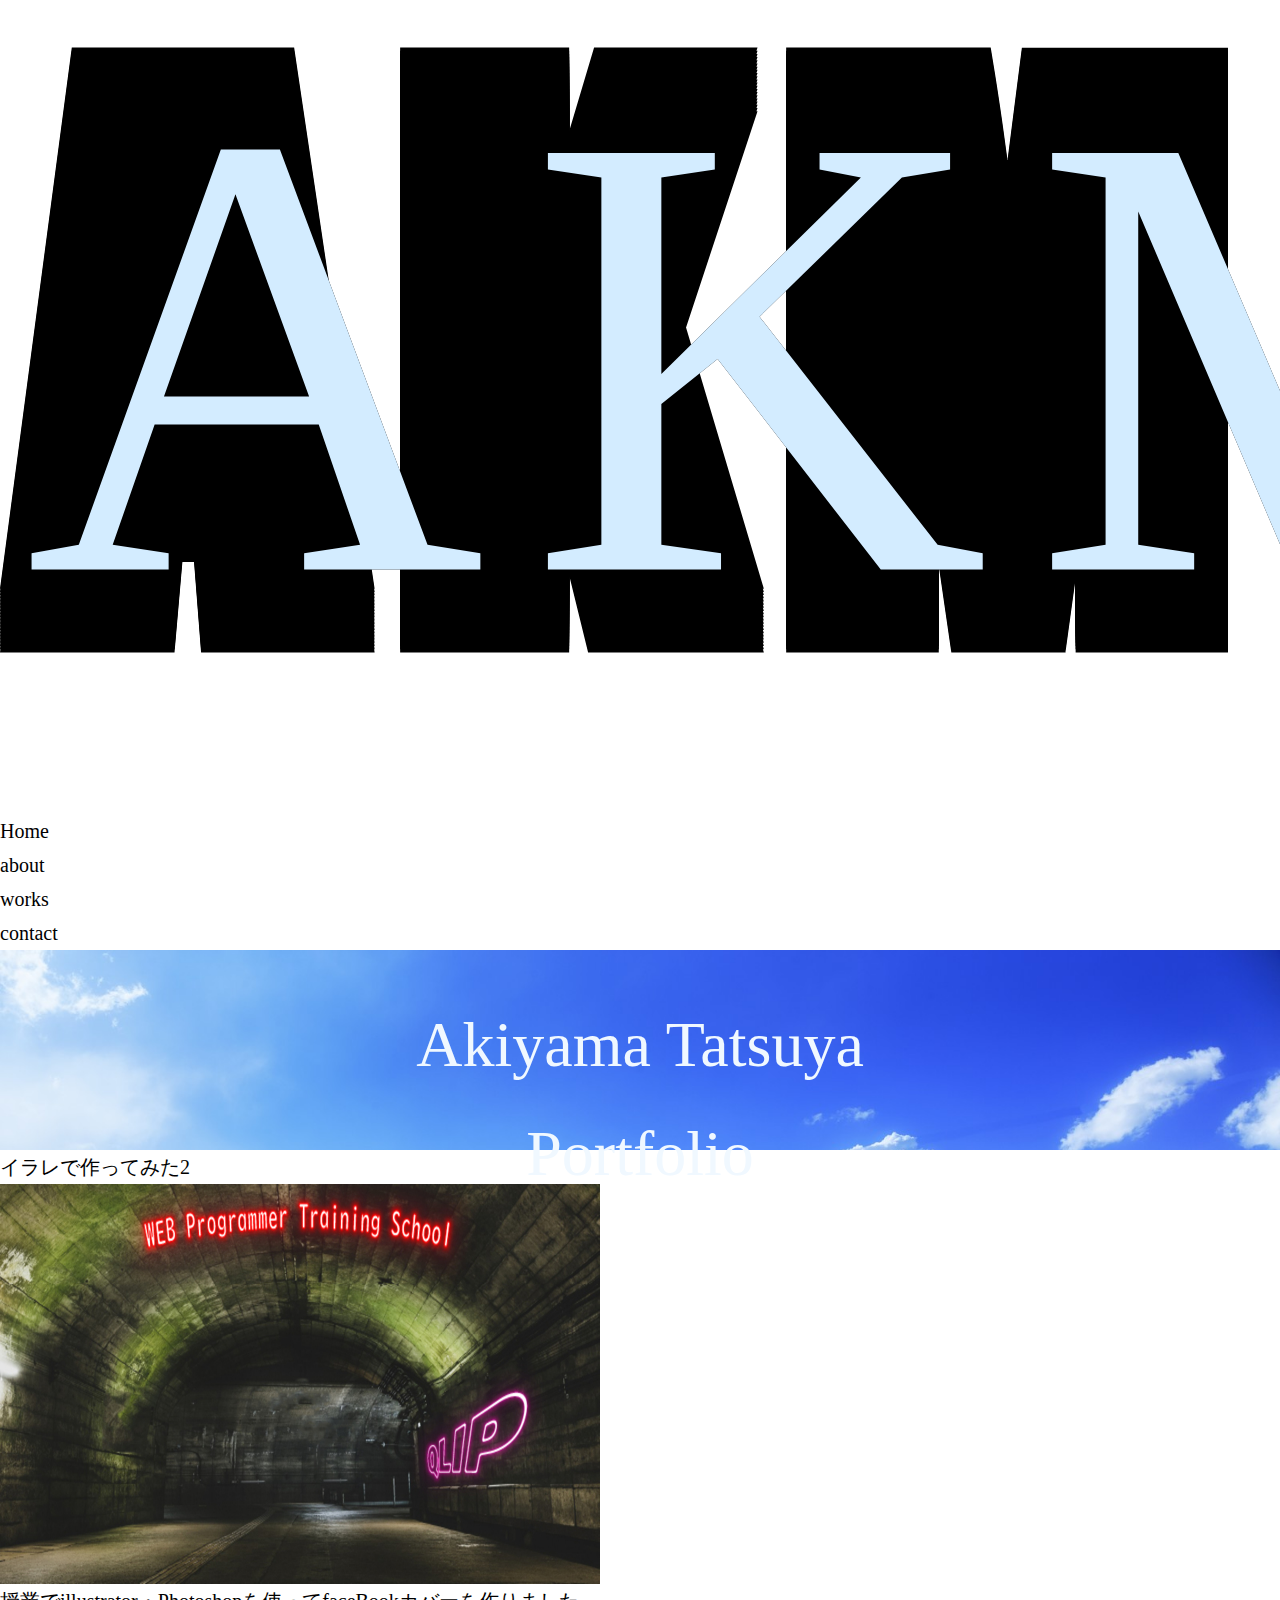
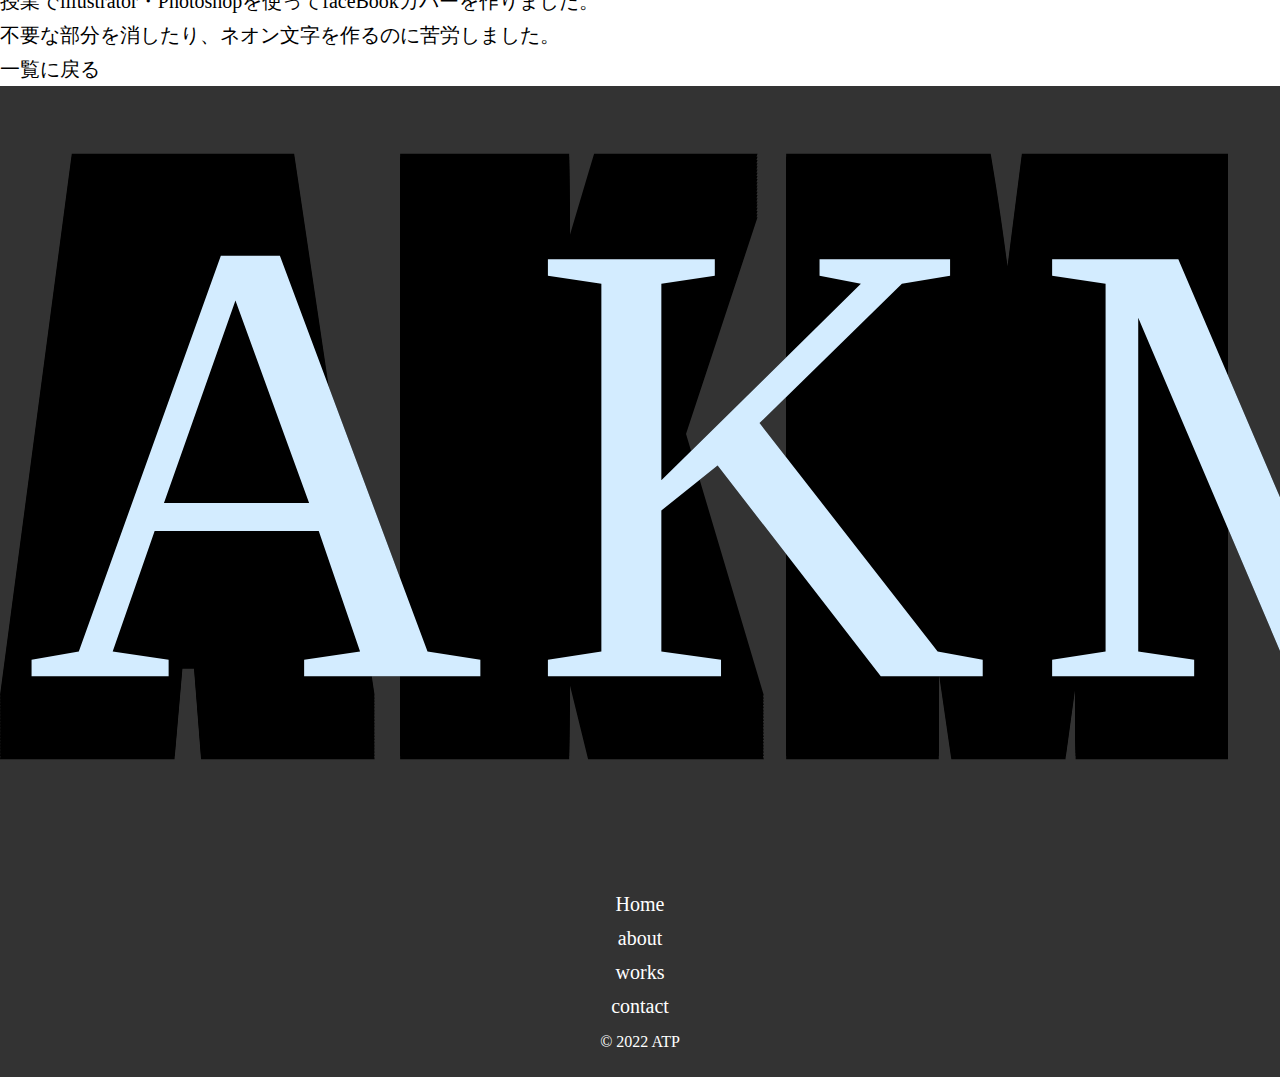
<file: works-sub2.html>
<!DOCTYPE html>
<html lang="ja">
<head>
    <meta charset="UTF-8">
    <meta http-equiv="X-UA-Compatible" content="IE=edge">
    <meta name="viewport" content="width=device-width, initial-scale=1.0">
    <title>portfolio</title>
    <!-- Bootstrap css-->
    <link href="https://cdn.jsdelivr.net/npm/bootstrap@5.0.2/dist/css/bootstrap.min.css" rel="stylesheet" integrity="sha384-EVSTQN3/azprG1Anm3QDgpJLIm9Nao0Yz1ztcQTwFspd3yD65VohhpuuCOmLASjC" crossorigin="anonymous">
    <!-- Bootstrap css-->
    <!-- jquery -->
    <script src="https://cdnjs.cloudflare.com/ajax/libs/jquery/3.6.1/jquery.min.js" integrity="sha512-aVKKRRi/Q/YV+4mjoKBsE4x3H+BkegoM/em46NNlCqNTmUYADjBbeNefNxYV7giUp0VxICtqdrbqU7iVaeZNXA==" crossorigin="anonymous" referrerpolicy="no-referrer"></script>
    <!-- jquery -->
    <link rel="stylesheet" href="./css/reset.css">
    <link rel="stylesheet" href="./css/common.css">
    <link rel="stylesheet" href="./css/works-sub.css">
</head>

<body>
    <header>
        <!-- navbar -->
        <nav class="navbar navbar-expand-md fixed-top navbar-light navbarScroll">
            <a class="navbar-brand" href="./index.html">
                <h1><img src="./img/logo.svg" alt="ロゴ" class="logo-img"></h1>
            </a>

            <button class="navbar-toggler me-3" type="button" data-bs-toggle="collapse" data-bs-target="#navbarSupportedContent" aria-controls="navbarSupportedContent" aria-expanded="false" aria-label="Toggle navigation">
                <span class="navbar-toggler-icon"></span>
            </button>

            <div class="collapse navbar-collapse" id="navbarSupportedContent">
                <ul class="navbar-nav ms-auto me-md-4 text-center">
                    <li class="nav-item active">
                        <a class="nav-link" href="./index.html">Home</a>
                    </li>

                    <li class="nav-item ms-md-4">
                        <a class="nav-link" href="./about.html">about</a>
                    </li>

                    <li class="nav-item ms-md-4">
                        <a class="nav-link" href="./works-top.html">works</a>
                    </li>

                    <li class="nav-item ms-md-4">
                        <a class="nav-link" href="./index.html#contact">contact</a>
                    </li>
                </ul>
            </div>
        </nav>
    </header>

    <main>
        <div class="bgimage" id="home">
            <div class="container-fluid">
                <div class="row">
                    <div class="col-md-12 hero-text">
                        <p class="hero-desc">Akiyama Tatsuya Portfolio</p>
                    </div>
                </div>
            </div>
        </div>

        <div class="container">
            <!-- works -->
            <section class="works-wrap element">
                <h3 class="text-center my-4">
                    <p class="section-title mx-auto">イラレで作ってみた2</p>
                </h3>

                <div class="works-sub-box mx-auto py-4">
                    <picture class="works-pic-box">
                        <img src="./img/toneru.jpg" alt="トンネル" class="mx-auto works-sub-pic">
                    </picture>

                    <div class="works-text-box my-4">
                        <div class="works-text">
                            <p>授業でillustrator・Photoshopを使ってfaceBookカバーを作りました。<br>
                            不要な部分を消したり、ネオン文字を作るのに苦労しました。</p>
                        </div>
                    </div>
                </div>
                <div class="top-btn text-center">
                    <a href="./works-top.html" class="btn btn-outline-primary mx-auto">一覧に戻る</a>
                </div>
            </section>

        </div>
    </main>

    <footer>
        <nav class="navbar navbarScroll navbar-light navbar-expand-md">
            <a class="navbar-brand" href="./index.html">
                <img src="./img/logo.svg" class="footer-logo">
            </a>

            <div class="collapse navbar-collapse" id="responsiveMenu">
                <ul class="navbar-nav ms-auto me-4">
                    <li class="nav-item">
                        <a class="nav-link" href="./index.html">Home</a>
                    </li>

                    <li class="nav-item ms-4">
                        <a class="nav-link" href="./about.html">about</a>
                    </li>

                    <li class="nav-item ms-4">
                        <a class="nav-link" href="./works-top.html">works</a>
                    </li>

                    <li class="nav-item ms-4">
                        <a class="nav-link" href="./index.html#contact">contact</a>
                    </li>
                </ul>
            </div>
        </nav>
        
        <small class="text-center d-block">&copy; 2022 ATP</small>
    </footer>

    <!-- Bootatrap js-->
    <script src="https://cdn.jsdelivr.net/npm/bootstrap@5.0.2/dist/js/bootstrap.bundle.min.js" integrity="sha384-MrcW6ZMFYlzcLA8Nl+NtUVF0sA7MsXsP1UyJoMp4YLEuNSfAP+JcXn/tWtIaxVXM" crossorigin="anonymous"></script>
    <!-- Bootatrap js-->
    <script src="./js/index.js"></script>
</body>
</html>
</file>
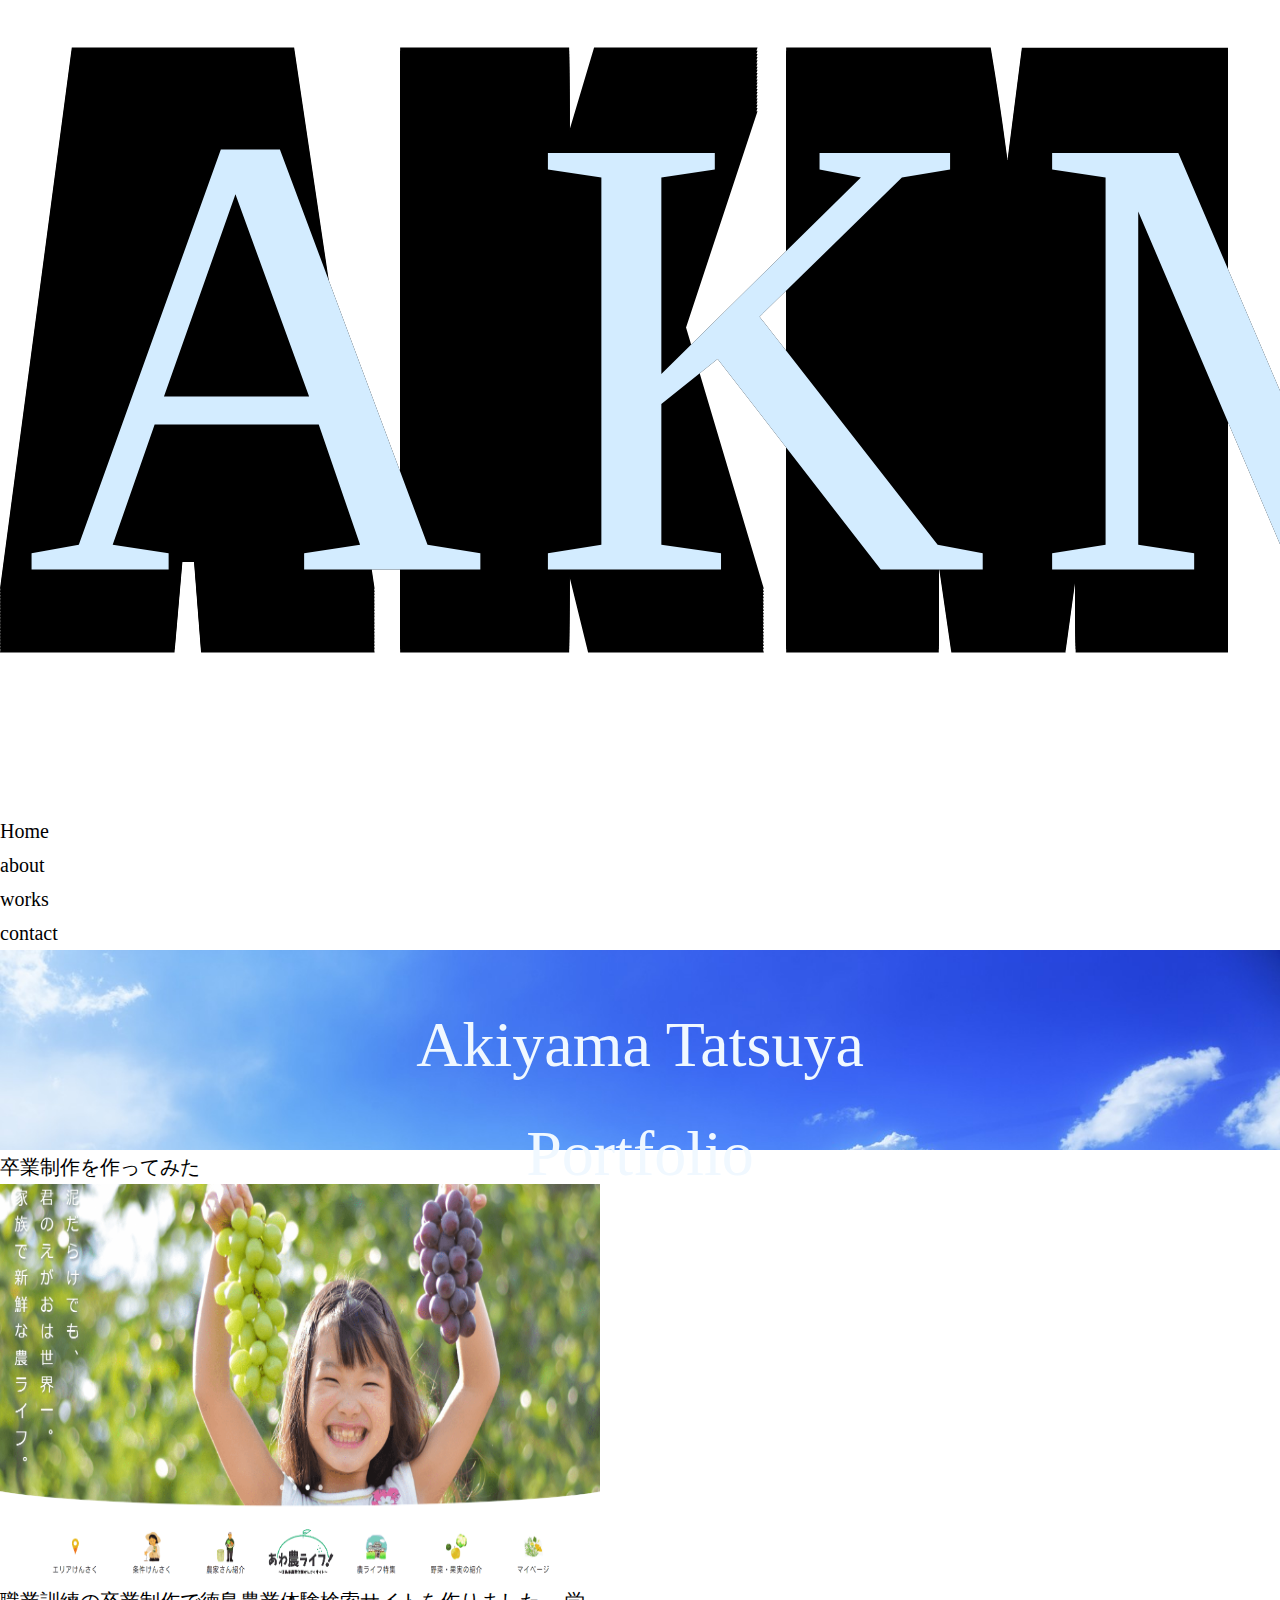
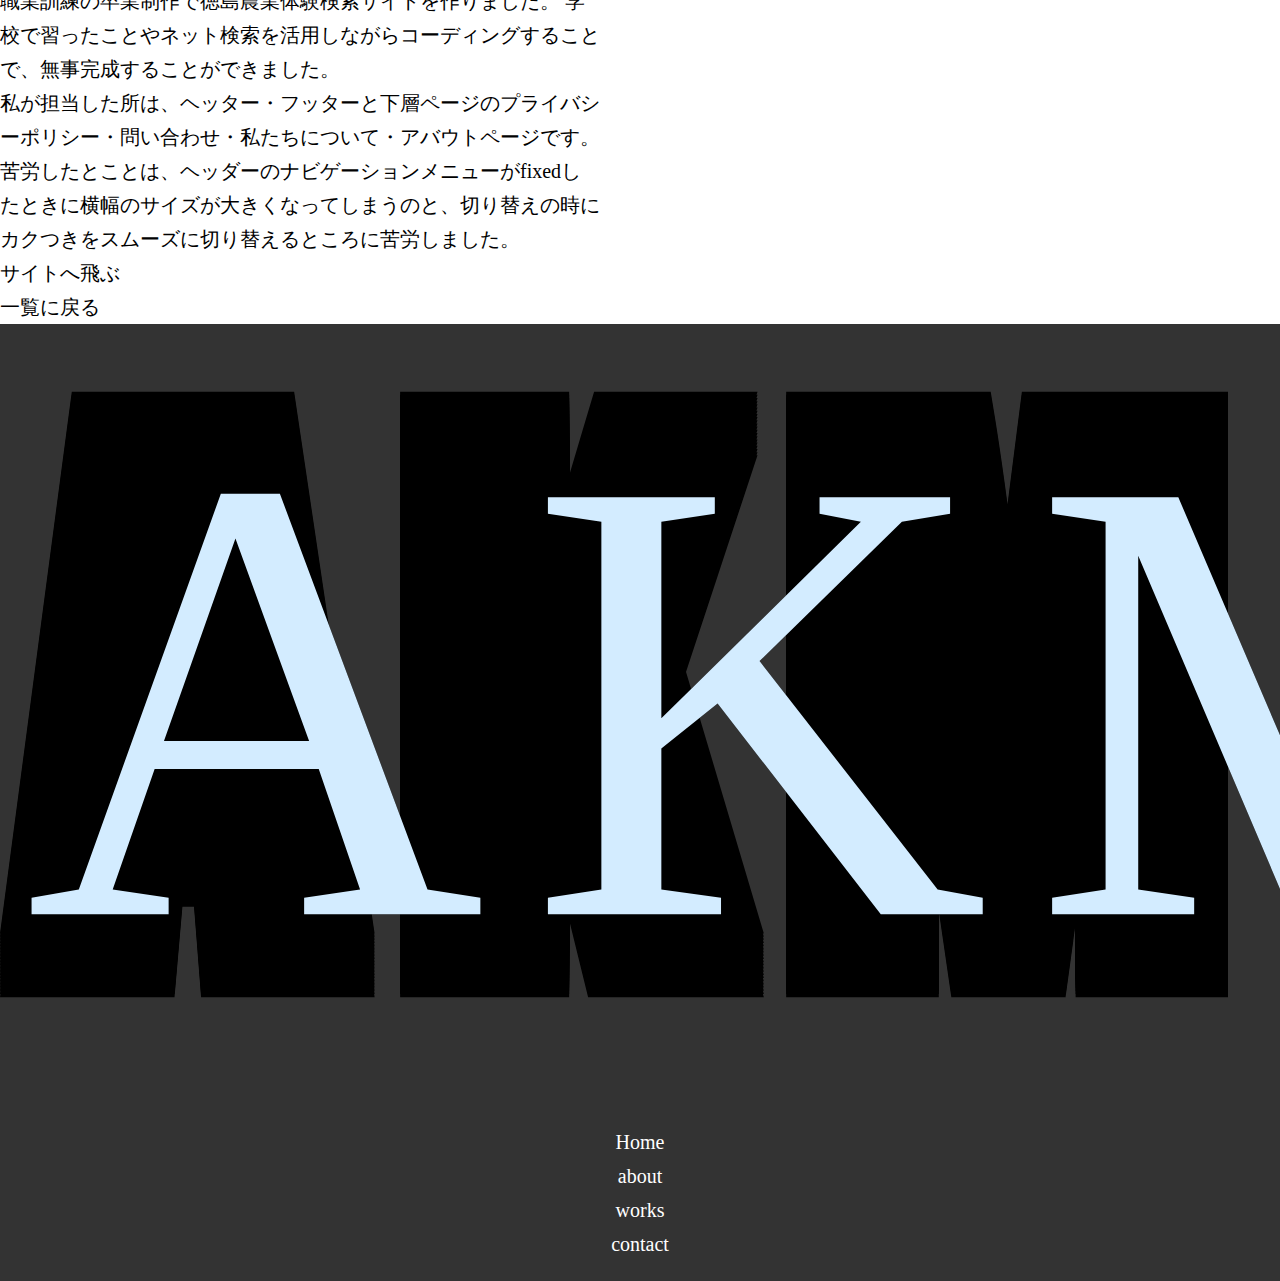
<file: works-sub3.html>
<!DOCTYPE html>
<html lang="ja">
<head>
    <meta charset="UTF-8">
    <meta http-equiv="X-UA-Compatible" content="IE=edge">
    <meta name="viewport" content="width=device-width, initial-scale=1.0">
    <title>portfolio</title>
    <!-- Bootstrap css-->
    <link href="https://cdn.jsdelivr.net/npm/bootstrap@5.0.2/dist/css/bootstrap.min.css" rel="stylesheet" integrity="sha384-EVSTQN3/azprG1Anm3QDgpJLIm9Nao0Yz1ztcQTwFspd3yD65VohhpuuCOmLASjC" crossorigin="anonymous">
    <!-- Bootstrap css-->
    <!-- jquery -->
    <script src="https://cdnjs.cloudflare.com/ajax/libs/jquery/3.6.1/jquery.min.js" integrity="sha512-aVKKRRi/Q/YV+4mjoKBsE4x3H+BkegoM/em46NNlCqNTmUYADjBbeNefNxYV7giUp0VxICtqdrbqU7iVaeZNXA==" crossorigin="anonymous" referrerpolicy="no-referrer"></script>
    <!-- jquery -->
    <link rel="stylesheet" href="./css/reset.css">
    <link rel="stylesheet" href="./css/common.css">
    <link rel="stylesheet" href="./css/works-sub.css">
</head>

<body>
    <header>
        <!-- navbar -->
        <nav class="navbar navbar-expand-md fixed-top navbar-light navbarScroll">
            <a class="navbar-brand" href="./index.html">
                <h1><img src="./img/logo.svg" alt="ロゴ" class="logo-img"></h1>
            </a>

            <button class="navbar-toggler me-3" type="button" data-bs-toggle="collapse" data-bs-target="#navbarSupportedContent" aria-controls="navbarSupportedContent" aria-expanded="false" aria-label="Toggle navigation">
                <span class="navbar-toggler-icon"></span>
            </button>

            <div class="collapse navbar-collapse" id="navbarSupportedContent">
                <ul class="navbar-nav ms-auto me-md-4 text-center">
                    <li class="nav-item active">
                        <a class="nav-link" href="./index.html">Home</a>
                    </li>

                    <li class="nav-item ms-md-4">
                        <a class="nav-link" href="./about.html">about</a>
                    </li>

                    <li class="nav-item ms-md-4">
                        <a class="nav-link" href="./works-top.html">works</a>
                    </li>

                    <li class="nav-item ms-md-4">
                        <a class="nav-link" href="./index.html#contact">contact</a>
                    </li>
                </ul>
            </div>
        </nav>
    </header>

    <main>
        <div class="bgimage" id="home">
            <div class="container-fluid">
                <div class="row">
                    <div class="col-md-12 hero-text">
                        <p class="hero-desc">Akiyama Tatsuya Portfolio</p>
                    </div>
                </div>
            </div>
        </div>

        <div class="container">
            <!-- works -->
            <section class="works-wrap element">
                <h3 class="text-center my-4">
                    <p class="section-title mx-auto">卒業制作を作ってみた</p>
                </h3>

                <div class="works-sub-box mx-auto py-4">
                    <picture class="works-pic-box">
                        <img src="./img/awa-nolife.png" alt="卒業制作" class="mx-auto works-sub-pic">
                    </picture>

                    <div class="works-text-box my-4">
                        <div class="works-text">
                            <p class="sub-text pb-2">職業訓練の卒業制作で徳島農業体験検索サイトを作りました。
                            学校で習ったことやネット検索を活用しながらコーディングすることで、無事完成することができました。</p>

                            <p class="sub-text pb-4">私が担当した所は、ヘッター・フッターと下層ページのプライバシーポリシー・問い合わせ・私たちについて・アバウトページです。苦労したとことは、ヘッダーのナビゲーションメニューがfixedしたときに横幅のサイズが大きくなってしまうのと、切り替えの時にカクつきをスムーズに切り替えるところに苦労しました。</p>
                        </div>
                        <a href="https://awa-nolife.com/" class="btn btn-outline-primary mx-auto">サイトへ飛ぶ</a>
                    </div>
                </div>
                <div class="top-btn text-center">
                    <a href="./works-top.html" class="btn btn-outline-primary mx-auto">一覧に戻る</a>
                </div>
            </section>

        </div>
    </main>

    <footer>
        <nav class="navbar navbarScroll navbar-light navbar-expand-md">
            <a class="navbar-brand" href="./index.html">
                <img src="./img/logo.svg" class="footer-logo">
            </a>

            <div class="collapse navbar-collapse" id="responsiveMenu">
                <ul class="navbar-nav ms-auto me-4">
                    <li class="nav-item">
                        <a class="nav-link" href="./index.html">Home</a>
                    </li>

                    <li class="nav-item ms-4">
                        <a class="nav-link" href="./about.html">about</a>
                    </li>

                    <li class="nav-item ms-4">
                        <a class="nav-link" href="./works-top.html">works</a>
                    </li>

                    <li class="nav-item ms-4">
                        <a class="nav-link" href="./index.html#contact">contact</a>
                    </li>
                </ul>
            </div>
        </nav>
    </footer>

    <!-- Bootatrap js-->
    <script src="https://cdn.jsdelivr.net/npm/bootstrap@5.0.2/dist/js/bootstrap.bundle.min.js" integrity="sha384-MrcW6ZMFYlzcLA8Nl+NtUVF0sA7MsXsP1UyJoMp4YLEuNSfAP+JcXn/tWtIaxVXM" crossorigin="anonymous"></script>
    <!-- Bootatrap js-->
    <script src="./js/index.js"></script>
</body>
</html>
</file>
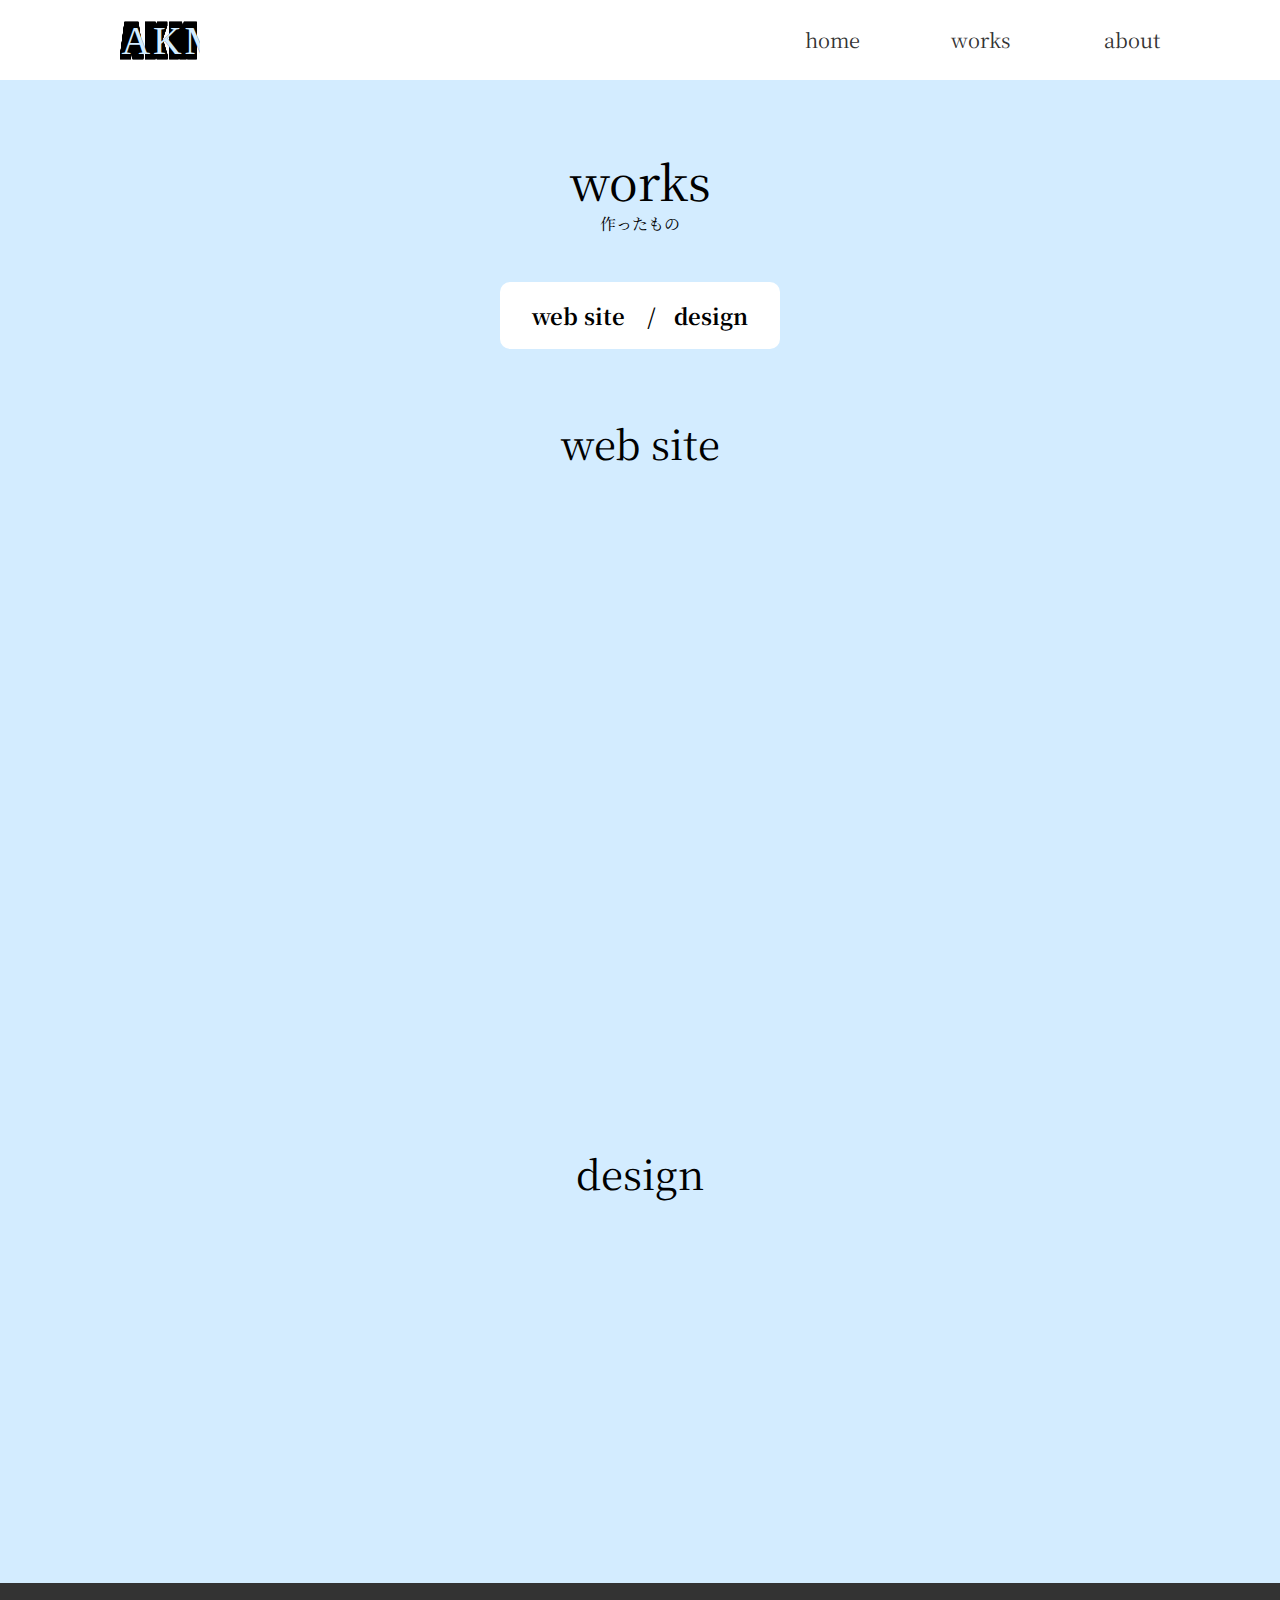
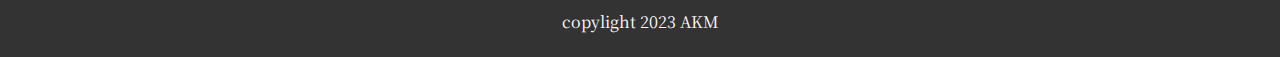
<file: works-top.html>
<!DOCTYPE html>
<html lang="ja">
<head>
    <meta charset="UTF-8">
    <meta http-equiv="X-UA-Compatible" content="IE=edge">
    <meta name="viewport" content="width=device-width, initial-scale=1.0">
    <meta name="description" content="自己紹介サイト">
    <!-- ファビコン -->
    <link rel="shortcut icon" href="./img/logo.svg">
    <!-- jquery -->
    <script src="https://cdnjs.cloudflare.com/ajax/libs/jquery/3.6.3/jquery.min.js" integrity="sha512-STof4xm1wgkfm7heWqFJVn58Hm3EtS31XFaagaa8VMReCXAkQnJZ+jEy8PCC/iT18dFy95WcExNHFTqLyp72eQ==" crossorigin="anonymous" referrerpolicy="no-referrer">
    </script>
    <!-- グーグルフォント -->
    <link rel="preconnect" href="https://fonts.googleapis.com">
    <link rel="preconnect" href="https://fonts.gstatic.com" crossorigin>
    <link href="https://fonts.googleapis.com/css2?family=Noto+Serif+JP:wght@500&display=swap" rel="stylesheet">
    <link rel="preconnect" href="https://fonts.googleapis.com">
    <link rel="preconnect" href="https://fonts.gstatic.com" crossorigin>
    <link href="https://fonts.googleapis.com/css2?family=Noto+Sans+JP:wght@900&display=swap" rel="stylesheet">
    <title>portfolio</title>
    <link rel="stylesheet" href="./css/reset.css">
    <link rel="stylesheet" href="./css/common.css">
    <link rel="stylesheet" href="./css/works-top.css">
</head>

<body>
    <header id="header">
        <div class="header_inner">
            <!-- タイトル -->
            <h1>
                <a href="./index.html" class="logo">
                    <img src="./img/logo.svg" alt="ロゴ">
                </a>
            </h1>
            <!-- タイトル -->

            <!-- ナビゲーション -->
            <nav id="nav">
                <ul class="nav_inner">
                    <li><a href="./index.html">home</a></li>
                    <li><a href="./works-top.html">works</a></li>
                    <li><a href="./about.html">about</a></li>
                </ul>

                <!-- ハンバガーメニュー -->
                <div class="toggle">
                    <span></span>
                    <span></span>
                    <span></span>
                </div>
                <!-- ハンバガーメニュー -->
            </nav>
            <!-- 背景を黒くする -->
            <div class="nav_bg"></div>
        </div>
    </header>

    <main>
        <!-- sub_works -->
        <section id="sub_works">
            <div class="wrapper">
                <h2 class="section_title">works</h2>
                <!-- worksmenu -->
                <div class="sub_works_menu">
                    <div class="sub_works_menu_item">
                        <a href="#web-site">web site</a>
                    </div>

                    <div class="sub_works_menu_item">
                        <a href="#design">design</a>
                    </div>
                </div>

                <section class="web-site_wrap">
                    <h3 id="web-site">web site</h3>

                    <!-- webサイト -->
                    <div class="sub_works_list">
                        <article class="sub_works_item fade-in-left ">
                            <a href="./works-site01.html">
                                <img src="./img/AKMcut-kye.jpg" alt="散髪屋">
                                <div class="hover-mask">
                                    <p>仮想美容室サイト</p>
                                </div>
                            </a>
                        </article>

                        <article class="sub_works_item fade-in-left">
                            <a href="./works-site02.html">
                                <img src="./img/awa-nolife-kye.jpg" alt="農業体験">
                                <div class="hover-mask">
                                    <p>農業体験サイト</p>
                                </div>
                            </a>
                        </article>

                        <article class="sub_works_item fade-in-left">
                            <a href="./works-site03.html">
                                <img src="./img/portfolio-kye.jpg" alt="ポートフォリオ">
                                <div class="hover-mask">
                                    <p>ポートフォリオサイト</p>
                                </div>
                            </a>
                        </article>

                        <article class="sub_works_item fade-in-left">
                            <a href="./works-site04.html">
                                <img src="./img/house-kye.jpg" alt="ハウス">
                                <div class="hover-mask">
                                    <p>模写サイト</p>
                                </div>
                            </a>
                        </article>

                        <article class="sub_works_item fade-in-left">
                            <a href="./works-site05.html">
                                <img src="./img/wagasi-kye.jpg" alt="和菓子">
                                <div class="hover-mask">
                                    <p>模写サイト</p>
                                </div>
                            </a>
                        </article>

                        <article class="sub_works_item fade-in-left">
                            <a href="./works-site06.html">
                                <img src="./img/BBBschool-kye.jpg" alt="英語スクール">
                                <div class="hover-mask">
                                    <p>模写サイト</p>
                                </div>
                            </a>
                        </article>
                    </div>
                </section>

                <section class="design-wrap">
                    <h3 id="design">design</h3>

                    <div class="sub_design_box">
                        <!-- faceBook -->
                        <div class="sub_faceBook_list">
                            <article class="sub_works_item sub_design_item fade-in-left">
                                <a href="./works-design01.html">
                                    <img src="./img/facebookcover-icon.png" alt="worksdesign01">
                                    <div class="hover-mask">
                                        <p class="design_text">facebookcover</p>
                                    </div>
                                </a>
                            </article>
                        </div>

                        <!-- バナー -->
                        <div class="sub_banner_list">
                            <article class="sub_works_item sub_design_item fade-in-left">
                                <a href="./works-design02.html">
                                    <img src="./img/banner-icon.png" alt="worksdesign02">
                                    <div class="hover-mask">
                                        <p class="design_text">banner</p>
                                    </div>
                                </a>
                            </article>
                        </div>

                        <!-- バナー -->
                        <article class="sub_works_item sub_design_item fade-in-left">
                            <a href="./works-design03.html">
                                <img src="./img/chirashi-icon.png" alt="worksdesign03">
                                <div class="hover-mask">
                                    <p class="design_text">shirashi</p>
                                </div>
                            </a>
                        </article>
                    </div>
                </section>
            </div>
        </section>
    </main>

    <footer>
        <small class="copylight">copylight 2023 AKM</small>
    </footer>
    <script src="./js/index.js"></script>
</body>
</html>
</file>
<file: css/common.css>
@charset "utf-8";

/* 共通 */
body {
    font-size: 16px;
    line-height: 1.7;
    font-family: 'Noto Serif JP', serif;
}

.wrapper {
    max-width: 1080px;
    margin: 0 auto;
}

/* セクションタイトル */
.section_title {
    font-size: 2rem;
    text-align: center;
    position: relative;
    margin-bottom: 60px;
}

.section_title::before {
    content: "";
    position: absolute;
    font-size: 16px;
    width: 50px;
    height: 25px;
    top: 70%;
    left: 50%;
    transform: translate(-25px, 12.5px);
}

/* モアボタン */
.more_btn a {
    position: relative;
    display: flex;
    justify-content: space-around;
    align-items: center;
    margin: 0 auto;
    max-width: 220px;
    padding: 10px 25px;
    color: #fff;
    transition: 0.3s ease-in-out;
    font-weight: 600;
    background-color: #333;
}

.more_btn a:hover {
    background-color: #fff;
    color: #333;
}

.more_btn a:before, .more_btn a:after {
    box-sizing: inherit;
    content: "";
    position: absolute;
    border: 2px solid transparent;
    width: 0;
    height: 0;
}

.more_btn a:before {
    top: 0;
    left: 0;
}

.more_btn a:after {
    bottom: 0;
    right: 0;
}

.more_btn a:hover:before, .more_btn a:hover:after {
    width: 100%;
    height: 100%;
}

.more_btn a:hover:before {
    border-top-color: #333;
    border-right-color: #333;
    transition: width 0.15s ease-out, height 0.15s ease-out 0.15s;
}

.more_btn a:hover:after {
    border-bottom-color: #333;
    border-left-color: #333;
    transition: border-color 0s ease-out 0.2s, width 0.15s ease-out 0.2s, height 0.15s ease-out 0.3s;
}

/* スクロールCSS */
.fade-in-up {
    /* 最初は非表示 */
    opacity: 0;
    visibility: hidden;
    transform: translatey(-30px);
    transition: opacity 1s, visibility 1s, transform 1s;
}

.fade-in-down {
    /* 最初は非表示 */
    opacity: 0;
    visibility: hidden;
    transform: translatey(30px);
    transition: opacity 1s, visibility 1s, transform 1s;
}

.fade-in-left {
    /* 最初は非表示 */
    opacity: 0;
    visibility: hidden;
    transform: translatex(-30px);
    transition: opacity 1s, visibility 1s, transform 1s;
}

.fade-in-right {
    /* 最初は非表示 */
    opacity: 0;
    visibility: hidden;
    transform: translatex(30px);
    transition: opacity 1s, visibility 1s, transform 1s;
}

/* フェードイン時に入るクラス */
.is-fadein {
    opacity: 1;
    visibility: visible;
    transform: translate(0, 0);
}

@media screen and (min-width: 768px) {
    body {
        font-size: 20px
    }

    .section_title {
        font-size: 3rem;
    }
}

/* header */
#header {
    width: 100%;
    height: 80px;
    z-index: 100;
    top: 0;
    left: 0;
    position: sticky;
    background-color: #fff;
    z-index: 1000;
}

/* #header.sticky {
    position: sticky;
    background-color: #fff;
    top: 0;
    left: 0;
    width: 100%;
    border-bottom: 1px solid black;
} */

.header_inner {
    max-width: 1080px;
    height: 100%;
    padding: 0 20px;
    margin: 0 auto;
}

.logo {
    display: inline-block;
    margin-top: 15px;
}

.logo img {
    width: 80px;
    height: 50px;
}

/* ナビインナー */
.nav_inner {
    position: fixed;
    z-index: 2;
    top: 0;
    right: 0;
    color: #333;
    background-color: #D3ECFF;
    text-align: center;
    width: 80%;
    height: 100vh;
    -webkit-transform: translateX(105%);
    transform: translateX(105%);
    transition: opacity .6s ease, visibility .6s ease;
    /* display: flex;
    align-items: center; */
}

.nav_inner li {
    padding: 1rem 0;
}

.nav_inner li:first-child {
    padding: 6rem 0 1rem;
}

.nav_inner li a {
    position: relative;
    display: inline-block;
    text-decoration: none;
}

/* ホバーするとアンダーラインが出てくる */
.nav_inner li a::after {
    position: absolute;
    bottom: -4px;
    left: 0;
    content: '';
    width: 100%;
    height: 2px;
    background: #333;
    transform: scale(0, 1);
    transform-origin: left top;
    transition: transform .3s;
}

.nav_inner li a:hover::after {
    transform: scale(1, 1);
}

/* ハンバガーメニューを押すと付くクラス */
.open {
    transform: scale(0, 1);
    transition: transform .3s;
    -webkit-transform: translateX(0);
    transform: translateX(0);
}

/* 背景を黒くする */
.nav_bg {
    visibility: hidden;
    position: fixed;
    top: 0;
    left: 0;
    width: 100%;
    height: 100vh;
    background-color: #333;
    opacity: 0.6;
}

.bg {
    transition: transform .3s;
    visibility: visible;
}

/* ハンバガーメニュー */
.toggle {
    display: block;
    position: fixed;
    /* bodyに対しての絶対位置指定 */
    width: 50px;
    height: 50px;
    cursor: pointer;
    z-index: 110;
    top: 15px;
    right: 15px;
    background-color: #fff;
}

.toggle span {
    display: block;
    position: absolute;
    width: 42px;
    border-bottom: solid 4px #333;
    -webkit-transition: .35s ease-in-out;
    /*変化の速度を指定*/
    -moz-transition: .35s ease-in-out;
    /*変化の速度を指定*/
    transition: .35s ease-in-out;
    /*変化の速度を指定*/
}

/*各ボーダー少しずつずらす*/
.toggle span:nth-child(1) {
    top: 9px;
    left: 4px;
}

.toggle span:nth-child(2) {
    top: 22px;
    left: 4px;
}

.toggle span:nth-child(3) {
    top: 36px;
    left: 4px;
}

.toggle.active span:nth-child(1) {
    top: 23px;
    /* 1番目のspanをマイナス45度に */
    -webkit-transform: rotate(-45deg);
    -moz-transform: rotate(-45deg);
    transform: rotate(-45deg);
}

.toggle.active span:nth-child(2) {
    opacity: 0;
}

/* 3番目のspanを45度に */
/* .toggle.active span:nth-child(2), */
.toggle.active span:nth-child(3) {
    top: 23px;
    -webkit-transform: rotate(45deg);
    -moz-transform: rotate(45deg);
    transform: rotate(45deg);
}

@media screen and (min-width: 768px) {
    .header_inner {
        display: flex;
        align-items: center;
    }

    .logo {
        margin-top: 5px;
    }

    #nav {
        display: flex;
        width: 100%;
    }

    #nav .nav_inner {
        width: 100%;
        height: 100%;
        display: flex;
        justify-content: flex-end;
        align-items: center;
        position: static;
        -webkit-transform: translateX(0);
        transform: translateX(0);
        background-color: transparent;
    }

    #nav .nav_inner li {
        margin-right: 30px;
        width: 120px;
        text-align: end;
        padding: 0;
    }

    /* 最後のナビゲーションだけマージンを消す */
    #nav .nav_inner li:last-child {
        margin-right: 0px;
    }

    /* ハンバーガーメニューを非表示 */
    .toggle {
        display: none;
    }

    /* 背景を黒くする */
    .nav_bg {
        display: none;
    }
}

/* footer */
footer {
    text-align: center;
    background-color: #333;
    color: #fff;
    padding: 20px 0;
}
</file>
<file: css/index.css>
@charset "utf-8";

/* mainvisual */
.mainvisual {
    position: relative;
    top: 0;
    height: 400px;
    margin-bottom: 30px;
}

.mainvisual .kye_pic {
    display: block;
    width: 80%;
    text-align: end;
    position: absolute;
    top: 10%;
    right: 10%;
}

/* メインビジュアル画像 */
.mainvisual .kye_pic img {
    max-width: 100%;
    height: 290px;
}

/* メインビジュアルタイトル */
.mainvisual_text {
    text-align: center;
    /* background-color: rgba(100, 100, 100, 0.7); */
    padding: 20px;
    width: 200px;
    position: absolute;
    left: 20%;
    bottom: 40%;
    transform: translate(-100px, 60px);
}

.mainvisual_title {
    font-size: 24px;
    font-family: 'Noto Sans JP', sans-serif;
    font-weight: bold;
}

@media screen and (min-width: 568px) {
    .mainvisual .kye_pic {
        width: 520px;
        padding: 0;
        position: absolute;
        top: 10%;
        right: 10%;
    }

    .mainvisual .kye_pic img {
        margin-top: 0;
    }

    .mainvisual_title {
        font-size: 2rem;
    }
}

@media screen and (min-width: 768px) {
    .mainvisual {
        height: 480px;
        margin-bottom: 60px;
    }

    .mainvisual .kye_pic {
        width: 600px;
        top: 10%;
        right: 10%;
    }

    .mainvisual .kye_pic img {
        max-width: 100%;
        height: 390px;
    }

    .mainvisual_text {
        width: 340px;
        left: -5%;
        bottom: 30%;
        transform: translate(170px, 110px);
    }

    .mainvisual_title {
        font-size: 3rem;
    }
}

/* works */
#works {
    background-color: #D3ECFF;
    padding: 30px 0;
}

/* セクションタイトルのサブコメント */
#works .section_title::before {
    content: "作ったもの";
    width: 100px;
    transform: translate(-50px, 12.5px);
}

.works_item {
    max-width: 320px;
    background-color: #fff;
    margin: 0 auto 30px;
    position: relative;
    border-radius: 5px;
}

.works_item a {
    display: block;
}

.works_item img {
    max-width: 100%;
    height: 250px;
    border-radius: 5px;
}

.hover-mask {
    align-items: center;
    text-align: center;
    border-radius: 5px;
    /* テキストの中央揃え */
    background: rgba(0, 0, 0, .5);
    /* マスクの色(黒の50%) */
    color: #fff;
    /* テキストの色 */
    display: flex;
    /* テキストの中央揃え */
    height: auto;
    justify-content: center;
    /* テキストの中央揃え */
    opacity: 0;
    /* 最初は透明(非表示) */
    position: absolute;
    right: 50%;
    top: 50%;
    transform: translate(50%, -50%);
    transition: opacity .6s ease;
    /* ゆっくりopacityのみへ変化させる */
    width: 93%;
    height: 90%;
}

.hover-mask:hover {
    opacity: 1;
    /* hoverしたら透過しない(表示させる) */
}

.hover-mask p {
    width: 80%;
    /* テキストを横幅いっぱいにならないようにする */
}

@media screen and (min-width: 768px) {
    #works {
        padding: 60px 0 60px;
    }

    .works_list {
        display: flex;
        justify-content: center;
        flex-wrap: wrap;
        margin-bottom: 60px;
    }

    .works_item {
        margin: 2vh;
    }
}

/* about */
#about {
    padding: 30px 0;
}

/* セクションタイトルのサブコメント */
#about .section_title::before {
    content: "私について";
    width: 100px;
    transform: translate(-50px, 12.5px);
}

.about_pic {
    display: block;
    text-align: center;
    width: 300px;
    margin: 0 auto 30px;
}

.about_pic img {
    width: 100%;
    height: 303px;
    border-radius: 20px;
    object-fit: cover;
    object-position: bottom;
}

.about_text {
    width: 300px;
    /* text-align: center; */
    margin: 0 auto;
}

.about_title {
    font-weight: bold;
    font-size: 23px;
    margin-bottom: 10px;
    text-align: center;
}

.about_comment {
    margin-bottom: 30px;
}

@media screen and (min-width: 768px) {
    #about {
        padding: 60px 0;
    }

    .about_box {
        display: flex;
        justify-content: center;
        /* align-items: center; */
    }

    .about_pic {
        margin: 0 60px 30px 0;
    }

    .about_text {
        padding: 0;
        margin: 0;
        width: 380px;
    }

    .about_title {
        text-align: start;
    }

    /* モアボタン */
    #about .more_btn a {
        margin: 0;
    }
}
</file>
<file: css/about.css>
@charset "utf-8";

span {
    color: red;
}

.wrapper {
    padding-bottom: 40px;
}

/* セクションタイトル */
#sub_about .section_title {
    padding-top: 10px;
}

#skill .section_title {
    padding-top: 10px;
}

#vision .section_title {
    padding-top: 10px;
}

#sub_about .section_title::before {
    top: 80%;
}

#skill .section_title::before {
    top: 80%;
}

#vision .section_title::before {
    top: 80%;
}

/* セクションタイトルのサブコメント */
#sub_about .section_title::before {
    content: "私について";
    width: 100px;
    transform: translate(-50px, 12.5px);
}

/* セクションタイトルのサブコメント */
#skill .section_title::before {
    content: "できること";
    width: 100px;
    transform: translate(-50px, 12.5px);
}

/* セクションタイトルのサブコメント */
#vision .section_title::before {
    content: "今後のこと";
    width: 100px;
    transform: translate(-50px, 12.5px);
}

/* 固定画像 */
.about_mainvisual {
    background-image: url(../img/hiro-img.jpg);
    background-attachment: fixed;
    background-position: center;
    background-size: cover;
    background-repeat: no-repeat;
    height: 65vh;
}

/* 固定画像 */
.skill_mainvisual {
    background-image: url(../img/hiro-img.jpg);
    background-attachment: fixed;
    background-position: center;
    background-size: cover;
    background-repeat: no-repeat;
    height: 20vh;
}

/* 固定画像 */
.vision_mainvisual {
    background-image: url(../img/hiro-img.jpg);
    background-attachment: fixed;
    background-position: center;
    background-size: cover;
    background-repeat: no-repeat;
    height: 20vh;
}

/* パララックス */
.scroll_box {
    /* background-color: #D3ECFF; */
    width: 100%;
    height: 100%;
}

.section_box {
    width: 100%;
    /* padding: 20px; */
    background-color: #fff;
}

@media screen and (min-width: 768px) {
    #sub_about .section_title {
        padding-top: 40px;
    }

    #skill .section_title {
        padding-top: 40px;
    }

    #vision .section_title {
        padding-top: 40px;
    }

    .section_box {
        padding: 20px;
        background-color: #fff;
    }
}

/* abut */
.sub_about_text-box {
    width: 310px;
    margin: 0 auto;
}

@media screen and (min-width: 768px) {
    .sub_about_text-box {
        width: auto;
    }
}

/* skill */
.skill_box {
    background-color: #D3ECFF;
    width: 300px;
    padding: 20px;
    margin: 0 auto;
    border-radius: 20px;
}

.skill_item {
    display: flex;
    margin-bottom: 10px;
}

.skill_item:last-child {
    margin-bottom: 0px;
}

.skill_item_title {
    font-weight: bold;
}

.skill_item_title::after {
    content: ":";
    padding-right: 10px;
}

.skill_item_comment:last-child {
    text-align: center;
}

@media screen and (min-width: 768px) {
    .skill_box {
        width: 380px;
    }

    .skill_item {
        margin-bottom: 20px;
    }
}

/* vision */
.vision_pic {
    display: block;
    text-align: center;
    width: 300px;
    margin: 0 auto 30px;
}

.vision_pic img {
    width: 100%;
    height: 267px;
    border-radius: 20px;
    object-fit: cover;
}

.vision_text {
    width: 310px;
    margin: 0 auto;
}

.vision_comment {
    margin-bottom: 30px;
}

@media screen and (min-width: 768px) {
    .vision_box {
        display: flex;
        justify-content: center;
        /* align-items: center; */
    }

    .vision_pic {
        margin: 0 60px 30px 0;
    }

    .vision_text {
        padding: 0;
        margin: 0;
        width: 400px;
    }
}
</file>
<file: css/works-design.css>
@charset "utf-8";

.section_title {
    margin-bottom: 25px;
}

.works_design_wrap {
    padding: 40px 20px;
}

.design_box {
    width: 300px;
    margin: 0 auto 80px;
}

.design_box_pic {
    width: 300px;
    margin-bottom: 30px;
}

.design_box img {
    width: 100%;
    height: 250px;
    border-radius: 5px;
}

.design_box .chirashi_pic img {
    height: auto;
    border-radius: 0;
}

.design_box_text {
    height: auto;
    padding: 20px;
    background-color: #D3ECFF;
}

/* トップボタン */
.top_btn {
    margin-top: 40px;
}

@media screen and (min-width: 768px) {
    .section_title {
        margin-bottom: 60px;
    }

    .design_box {
        width: 800px;
        margin: 0 auto 80px;
        display: flex;
        align-items: center;
        justify-content: center;
    }

    .design_box_pic {
        margin-right: 40px;
        margin-bottom: 0;
    }

    .design_box_text {
        width: 400px;
    }
}
</file>
<file: css/works-site.css>
@charset "utf-8";

.section_title {
    margin-bottom: 40px;
}

.works_kye {
    width: 100%;
    padding: 20px 20px 60px;
}

.works_kye img {
    max-width: 100%;
    height: auto;
}

.works_site_comment {
    margin: 0 auto;
}

.table_wrap {
    margin: 40px 20px;
}

.works_site_table {
    display: flex;
    flex-wrap: wrap;
    max-width: 800px;
    padding: 20px;
    margin: 0 auto;
    border-radius: 20px;
    /* background-color: #D3ECFF; */
}

.works_site_title {
    width: 40%;
    padding-right: 20px;
    padding-bottom: 30px;
}

.works_site_data {
    width: 60%;
    padding-bottom: 30px;
}

/* スクリーンショット */
.works_site_wrap {
    display: flex;
    justify-content: center;
    padding: 0 0 60px;
}

.works_site_pic {
    padding: 0 20px;
}

.works_site_pic img {
    width: 100%;
    height: auto;
}

.works_thoughts_wrap {
    padding: 40px 20px;
    background-color: #D3ECFF;
}

.works_thoughts_text {
    max-width: 800px;
    padding: 40px;
    margin: 0 auto;
    background-color: #fff;
    border-radius: 20px;
}

.works_thoughts_title {
    text-align: center;
    font-weight: bold;
    font-size: 1.5rem;
    margin-bottom: 30px;
}

/* トップボタン */
.top_btn {
    margin-top: 40px;
}

@media screen and (min-width: 768px) {
    .works_site_wrap {
        padding: 60px 0;
    }
}
</file>
<file: css/works-sub.css>
@charset "utf-8";

/*---------------
ヒーロー
ワークス
---------------*/

/*---------------
ヒーロー
---------------*/
.bgimage {
    height: 200px;
    background: url('../img/hero.jpg');
    background-size: cover;
    position: relative;
}

.hero-desc {
    /* display: none; */
    color: aliceblue;
    font-size: 2rem;
}

@media screen and (min-width: 768px) {
    .hero-desc {
        display: block;
        font-size: 4rem;
    }
}

.hero-text {
    text-align: center;
    position: absolute;
    top: 75%;
    left: 50%;
    transform: translate(-50%, -50%);
    color: black;
}

/*---------------
ワークスサブ
---------------*/
.section-title {
    width: 250px;
}

.works-sub-box {
    width: 300px;
}

.works-sub-pic {
    width: 300px;
    display: block;
}

@media screen and (min-width: 768px) {
    .works-sub-box {
        width: 600px;
    }

    .works-sub-pic {
        width: 600px;
        height: 400px;
    }
}
</file>
<file: css/works-top.css>
@charset "utf-8";

h3 {
    font-size: 2.5rem;
    text-align: center;
    margin-bottom: 30px;
}

#sub_works {
    background-color: #D3ECFF;
    padding-bottom: 10px;
}

/* タイトル */
#web-site {
    padding-top: 80px;
    margin-top: -80px;
}

#design {
    padding-top: 80px;
    margin-top: -80px;
}

/* タイトルメニュー */
.sub_works_menu {
    width: 240px;
    background-color: #fff;
    padding: 14px;
    margin: 0 auto 60px;
    font-weight: bold;
    display: flex;
    justify-content: space-evenly;
    border-radius: 10px;
}

.sub_works_menu_item a {
    position: relative;
    display: inline-block;
}

/* ホバーするとアンダーラインが出てくる */
.sub_works_menu_item a::after {
    position: absolute;
    bottom: -4px;
    left: 0;
    content: '';
    width: 100%;
    height: 2px;
    background: #333;
    transform: scale(0, 1);
    transform-origin: left top;
    transition: transform .3s;
}

.sub_works_menu_item a:hover::after {
    transform: scale(1, 1);
}

.sub_works_menu_item::after {
    content: "/";
    margin-left: 16px;
}

.sub_works_menu_item:last-child::after {
    content: none;
}

/* セクションタイトルのサブコメント */
#sub_works .section_title::before {
    content: "作ったもの";
    width: 100px;
    transform: translate(-50px, 12.5px);
}

.sub_works_list {
    margin-bottom: 60px;
}

.sub_works_item {
    max-width: 320px;
    background-color: #fff;
    margin: 0 auto 30px;
    position: relative;
    border-radius: 5px;
}

.sub_works_item a {
    display: block;
}

.sub_works_item img {
    max-width: 100%;
    height: 250px;
    border-radius: 5px;
}

.hover-mask {
    align-items: center;
    text-align: center;
    border-radius: 5px;
    /* テキストの中央揃え */
    background: rgba(0, 0, 0, .5);
    /* マスクの色(黒の50%) */
    color: #fff;
    /* テキストの色 */
    display: flex;
    /* テキストの中央揃え */
    height: auto;
    justify-content: center;
    /* テキストの中央揃え */
    opacity: 0;
    /* 最初は透明(非表示) */
    position: absolute;
    right: 50%;
    top: 50%;
    transform: translate(50%, -50%);
    transition: opacity .6s ease;
    /* ゆっくりopacityのみへ変化させる */
    width: 93%;
    height: 90%;
}

.hover-mask:hover {
    opacity: 1;
    /* hoverしたら透過しない(表示させる) */
}

.hover-mask p {
    width: 80%;
    /* テキストを横幅いっぱいにならないようにする */
}

/* デザイン */
.sub_design_item img {
    max-width: 100%;
    width: 320px;
}

@media screen and (min-width: 768px) {
    #sub_works {
        padding: 60px 0 60px;
    }

    .sub_works_menu {
        width: 280px;
        padding: 15px;
        margin: 0 auto 60px;
        font-size: 22px;
    }

    .sub_works_list {
        display: flex;
        justify-content: center;
        flex-wrap: wrap;
    }

    .sub_design_box {
        display: flex;
        flex-wrap: wrap;
        justify-content: center;
    }

    .sub_design_box::after {
        display: block;
        content: "";
        width: 346px;
    }

    .sub_works_item {
        margin: 2vh;
    }
}
</file>
